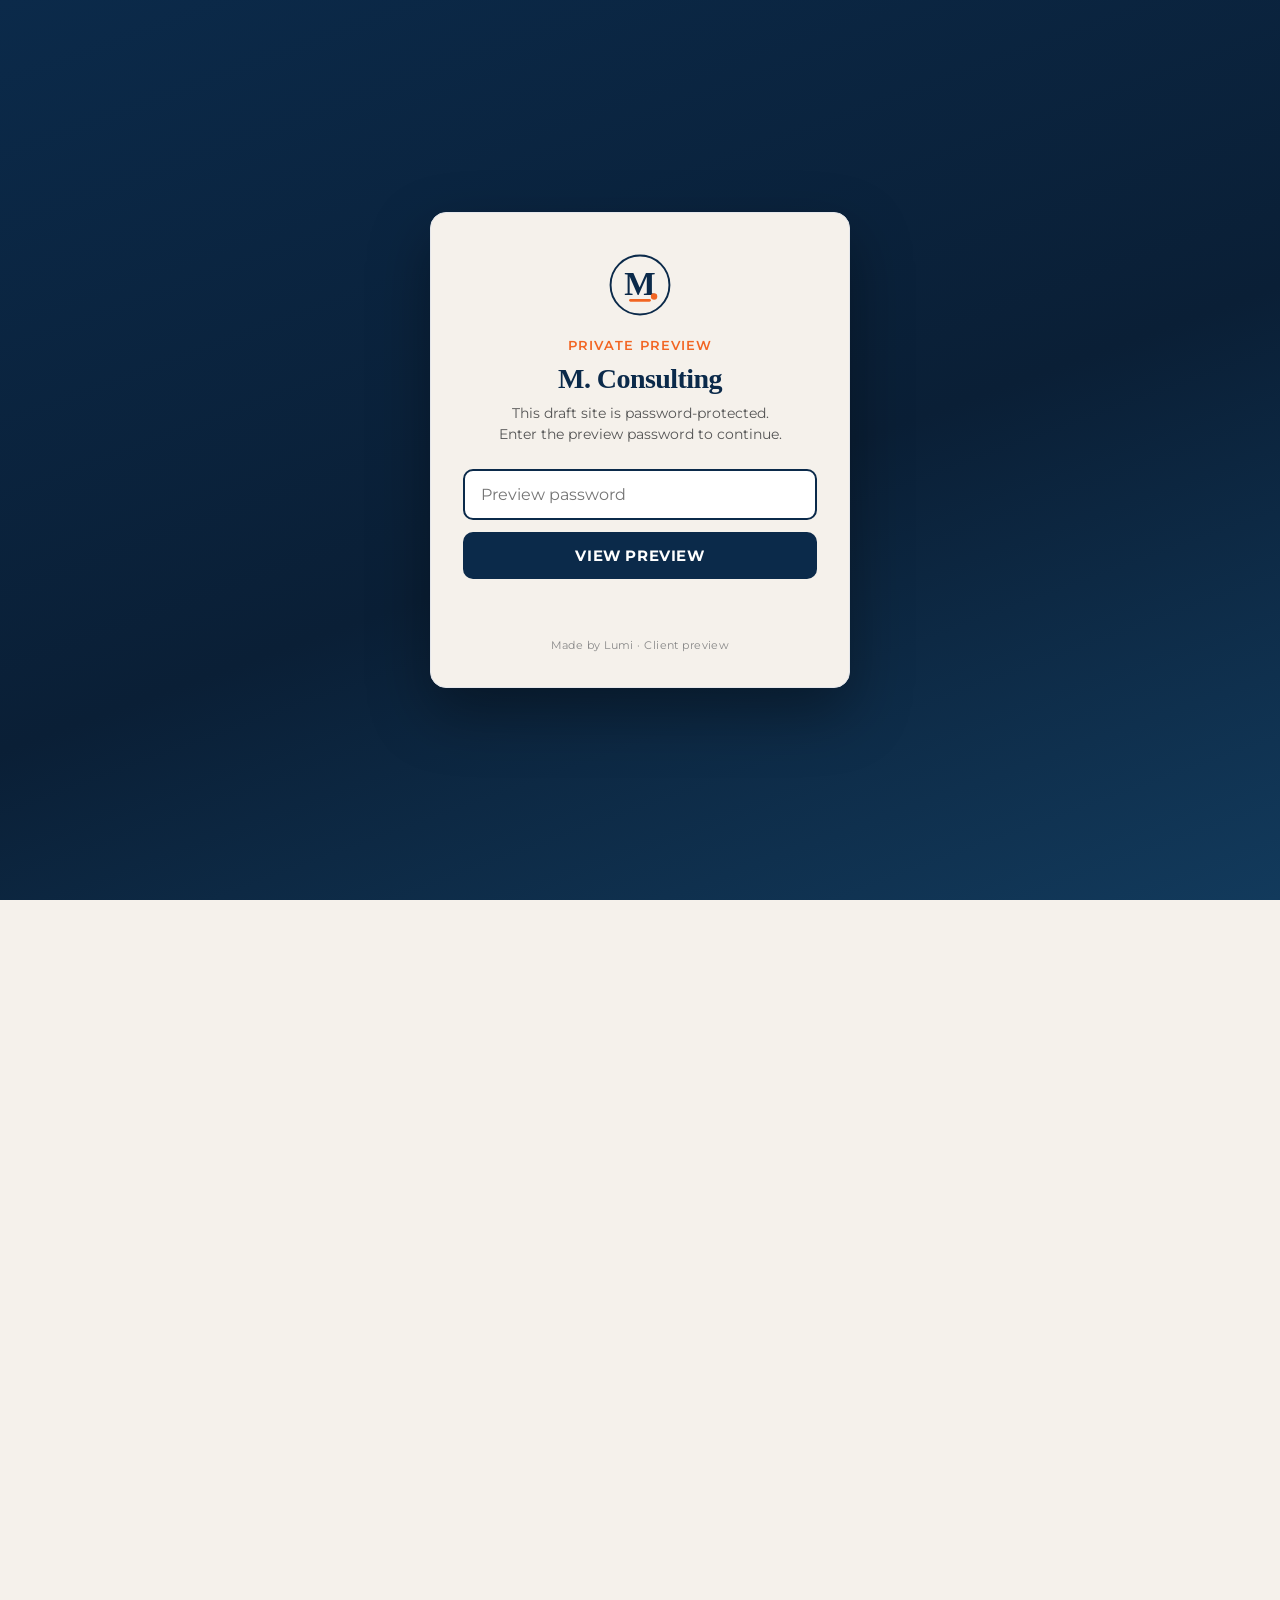
<file: index.html>
<!DOCTYPE html>
<html lang="en">
<head>
  <meta charset="UTF-8">
  <meta name="viewport" content="width=device-width, initial-scale=1.0">
  <title>M. Consulting — Strategic Fractional CHRO Services</title>
  <meta name="description" content="Strategic fractional CHRO services and executive coaching led by award-winning CHRO Marijke Woodruff. Align business strategy, people, and performance.">
  <link rel="stylesheet" href="assets/css/style.css">
  <script src="assets/js/preview-gate.js"></script>
</head>
<body>

  <header class="site-header">
    <div class="container nav-container">
      <a href="index.html" class="logo">
        <svg class="logo-mark" viewBox="0 0 100 100" xmlns="http://www.w3.org/2000/svg" aria-label="M. Consulting">
          <circle cx="50" cy="50" r="46" fill="none" stroke="#0B2A4A" stroke-width="3"/>
          <text x="50" y="66" text-anchor="middle" font-family="Georgia, 'Times New Roman', serif" font-size="52" font-weight="bold" fill="#0B2A4A">M</text>
          <circle cx="72" cy="68" r="5" fill="#F26522"/>
          <line x1="35" y1="74" x2="65" y2="74" stroke="#F26522" stroke-width="4" stroke-linecap="round"/>
        </svg>
        <span class="logo-wordmark">M. CONSULTING</span>
      </a>
      <nav class="main-nav">
        <a href="index.html" class="active">Home</a>
        <a href="about.html">About</a>
        <a href="services.html">Services</a>
        <a href="coaching.html">Coaching</a>
        <a href="momentum.html">Approach</a>
        <a href="contact.html">Contact</a>
      </nav>
      <a href="contact.html#inquiry" class="btn btn-secondary nav-cta">Book a Consultation</a>
    </div>
  </header>

  <!-- Hero -->
  <section class="hero">
    <div class="container hero-container">
      <div class="hero-text">
        <h1>
          <span class="headline-navy">Strategic Fractional</span><br>
          <span class="headline-orange">CHRO Services</span>
        </h1>
        <p class="hero-tags">Executive HR Leadership | Strategic Business Partnership | Change Management | M&amp;A Integration</p>
        <p class="hero-tagline">People. <span class="dot">•</span> Potential. <span class="dot">•</span> Possibilities.</p>
        <p class="hero-body">Fractional executive leadership for organizations ready to grow. M. Consulting connects business strategy with people strategy — so leadership, culture, and capability actually drive performance.</p>
        <div class="hero-actions">
          <a href="contact.html#inquiry" class="btn btn-primary">Schedule a Consultation</a>
          <a href="services.html" class="btn btn-outline">Explore Services</a>
        </div>
      </div>
      <div class="hero-image">
        <img src="assets/images/marijke-portrait.jpg" alt="Marijke Woodruff, founder of M. Consulting">
      </div>
    </div>
  </section>

  <!-- Dual audience -->
  <section class="section-alt">
    <div class="container">
      <h2 class="section-label">Who We Help</h2>
      <div class="hub-grid">
        <a class="hub-card" href="hr.html">
          <p class="hub-kicker">For Organizations</p>
          <h2>CEOs, Boards &amp; PE Partners</h2>
          <p>Fractional CHRO leadership, M&amp;A integration, transformation, and people strategy when the business needs executive HR without a full-time seat.</p>
          <span class="hub-cta">Organizational services →</span>
        </a>
        <a class="hub-card hub-card-alt" href="coaching.html">
          <p class="hub-kicker">For Individuals</p>
          <h2>Leaders &amp; Professionals in Transition</h2>
          <p>Coaching for career direction, new manager success, leadership growth, and Campus to Career launch support.</p>
          <span class="hub-cta">Coaching services →</span>
        </a>
      </div>
    </div>
  </section>

  <!-- Who We Serve -->
  <section>
    <div class="container">
      <h2 class="section-label">Organizations We Serve</h2>
      <div class="serve-grid">
        <div class="serve-card">
          <h3>CEOs &amp; Founders</h3>
          <p>Strategic HR partnership for leadership teams navigating growth, transformation, and organizational change</p>
        </div>
        <div class="serve-card">
          <h3>Private Equity Firms</h3>
          <p>Due diligence, post-acquisition integration, and portfolio company HR leadership</p>
        </div>
        <div class="serve-card">
          <h3>High-Growth Companies</h3>
          <p>Scalable people strategies, culture architecture, and leadership development for rapid scaling</p>
        </div>
        <div class="serve-card">
          <h3>Established Enterprises</h3>
          <p>Organizational transformation, M&amp;A integration, and HR digital enablement</p>
        </div>
      </div>
    </div>
  </section>

  <!-- Services -->
  <section class="services">
    <div class="container">
      <h2 class="section-label">Where We Create Momentum</h2>
      <div class="services-grid home-services">
        <a class="service-card service-card-link" href="hr.html">
          <div class="service-icon">
            <svg viewBox="0 0 48 48" fill="none" stroke="#0B2A4A" stroke-width="1.5" stroke-linecap="round" stroke-linejoin="round">
              <circle cx="24" cy="16" r="8"/><path d="M12 40c0-8 6-14 12-14s12 6 12 14"/><path d="M24 8v4" stroke="#F26522"/>
            </svg>
          </div>
          <h3>Fractional CHRO</h3>
          <p>Executive HR leadership without the full-time commitment</p>
        </a>
        <a class="service-card service-card-link" href="hr.html">
          <div class="service-icon">
            <svg viewBox="0 0 48 48" fill="none" stroke="#0B2A4A" stroke-width="1.5" stroke-linecap="round" stroke-linejoin="round">
              <circle cx="24" cy="24" r="18"/><path d="M24 14v-4M24 38v4M14 24h-4M38 24h4"/><path d="M24 24l6-6" stroke="#F26522"/>
            </svg>
          </div>
          <h3>M&amp;A Integration</h3>
          <p>Due diligence, cultural alignment, and post-acquisition integration</p>
        </a>
        <a class="service-card service-card-link" href="hr.html">
          <div class="service-icon">
            <svg viewBox="0 0 48 48" fill="none" stroke="#0B2A4A" stroke-width="1.5" stroke-linecap="round" stroke-linejoin="round">
              <path d="M8 16h32v24H8z"/><path d="M16 16v-4a8 8 0 0116 0v4" stroke="#F26522"/><path d="M24 28l-4-4m4 4l4-4m-4 4v6"/>
            </svg>
          </div>
          <h3>Change Management</h3>
          <p>Navigate transformation while maintaining engagement and continuity</p>
        </a>
        <a class="service-card service-card-link" href="coaching.html">
          <div class="service-icon">
            <svg viewBox="0 0 48 48" fill="none" stroke="#0B2A4A" stroke-width="1.5" stroke-linecap="round" stroke-linejoin="round">
              <path d="M24 42c0-10-8-18-8-18s-8 8-8 18" stroke="#F26522"/><path d="M24 42c0-10 8-18 8-18s8 8 8 18"/><circle cx="24" cy="16" r="6"/>
            </svg>
          </div>
          <h3>Executive Coaching</h3>
          <p>One-on-one coaching for senior leaders and professionals in transition</p>
        </a>
        <a class="service-card service-card-link" href="hr.html">
          <div class="service-icon">
            <svg viewBox="0 0 48 48" fill="none" stroke="#0B2A4A" stroke-width="1.5" stroke-linecap="round" stroke-linejoin="round">
              <circle cx="16" cy="20" r="6"/><circle cx="32" cy="20" r="6"/><path d="M10 38c0-6 5-10 10-10h8c5 0 10 4 10 10" stroke="#F26522"/>
            </svg>
          </div>
          <h3>HR Digital &amp; AI</h3>
          <p>Modernize HR through technology, AI, and data-driven decision making</p>
        </a>
      </div>
    </div>
  </section>

  <!-- Proof -->
  <section class="section-alt">
    <div class="container">
      <h2 class="section-label">Leadership Proof Points</h2>
      <p class="proof-intro">Selected credentials from Marijke Woodruff's executive career — not generic consulting claims.</p>
      <div class="outcomes-metrics">
        <div class="metric-card">
          <div class="metric-num">20+</div>
          <div class="metric-label">Years Executive Leadership</div>
        </div>
        <div class="metric-card">
          <div class="metric-num">2020</div>
          <div class="metric-label">CHRO of the Year</div>
          <p class="metric-note">Cincinnati Business Courier</p>
        </div>
        <div class="metric-card">
          <div class="metric-num">F500+</div>
          <div class="metric-label">Growth to Enterprise</div>
          <p class="metric-note">Healthcare · Media · PE-backed · Nonprofit</p>
        </div>
        <div class="metric-card">
          <div class="metric-num">10+</div>
          <div class="metric-label">Years Board Leadership</div>
          <p class="metric-note">American Red Cross</p>
        </div>
      </div>
      <p class="proof-foot"><a href="about.html">Read Marijke's full background →</a></p>
    </div>
  </section>

  <!-- Method -->
  <section class="approach">
    <div class="container">
      <h2 class="section-label section-label-light">The M. Consulting Method</h2>
      <div class="approach-grid method-4">
        <div class="approach-step">
          <div class="step-number">1</div>
          <h3>Clarify</h3>
          <p>Understand the business, priorities, and opportunities before prescribing solutions.</p>
        </div>
        <div class="approach-step">
          <div class="step-number">2</div>
          <h3>Align</h3>
          <p>Connect strategy, people, leadership, technology, and operations.</p>
        </div>
        <div class="approach-step">
          <div class="step-number">3</div>
          <h3>Activate</h3>
          <p>Turn direction into practical implementation with clear ownership.</p>
        </div>
        <div class="approach-step">
          <div class="step-number">4</div>
          <h3>Build Momentum</h3>
          <p>Leave systems and capability that keep delivering after the engagement ends.</p>
        </div>
      </div>
      <p class="method-link"><a href="momentum.html">See how we work →</a></p>
    </div>
  </section>

  <section class="section-dark cta-banner">
    <div class="container">
      <h2>Ready for a Conversation?</h2>
      <p>Tell us what you're navigating. We'll help you identify the right engagement — fractional leadership, project support, or coaching.</p>
      <a href="contact.html#inquiry" class="btn btn-primary">Book a Consultation</a>
    </div>
  </section>

  <footer class="site-footer">
    <div class="container">
      <ul class="footer-links">
        <li><a href="index.html">Home</a></li>
        <li><a href="about.html">About</a></li>
        <li><a href="services.html">Services</a></li>
        <li><a href="coaching.html">Coaching</a></li>
        <li><a href="momentum.html">Approach</a></li>
        <li><a href="contact.html">Contact</a></li>
        <li><a href="https://www.linkedin.com/in/marijke-woodruff-0498597" target="_blank" rel="noopener">LinkedIn</a></li>
      </ul>
      <p class="footer-tagline">People. <span class="accent">Potential.</span> Possibilities.</p>
      <p class="footer-subtag">True Momentum. Real Transformation.</p>
      <p class="footer-copy">© 2026 M. Consulting. All rights reserved.</p>
    </div>
  </footer>

</body>
</html>
</file>
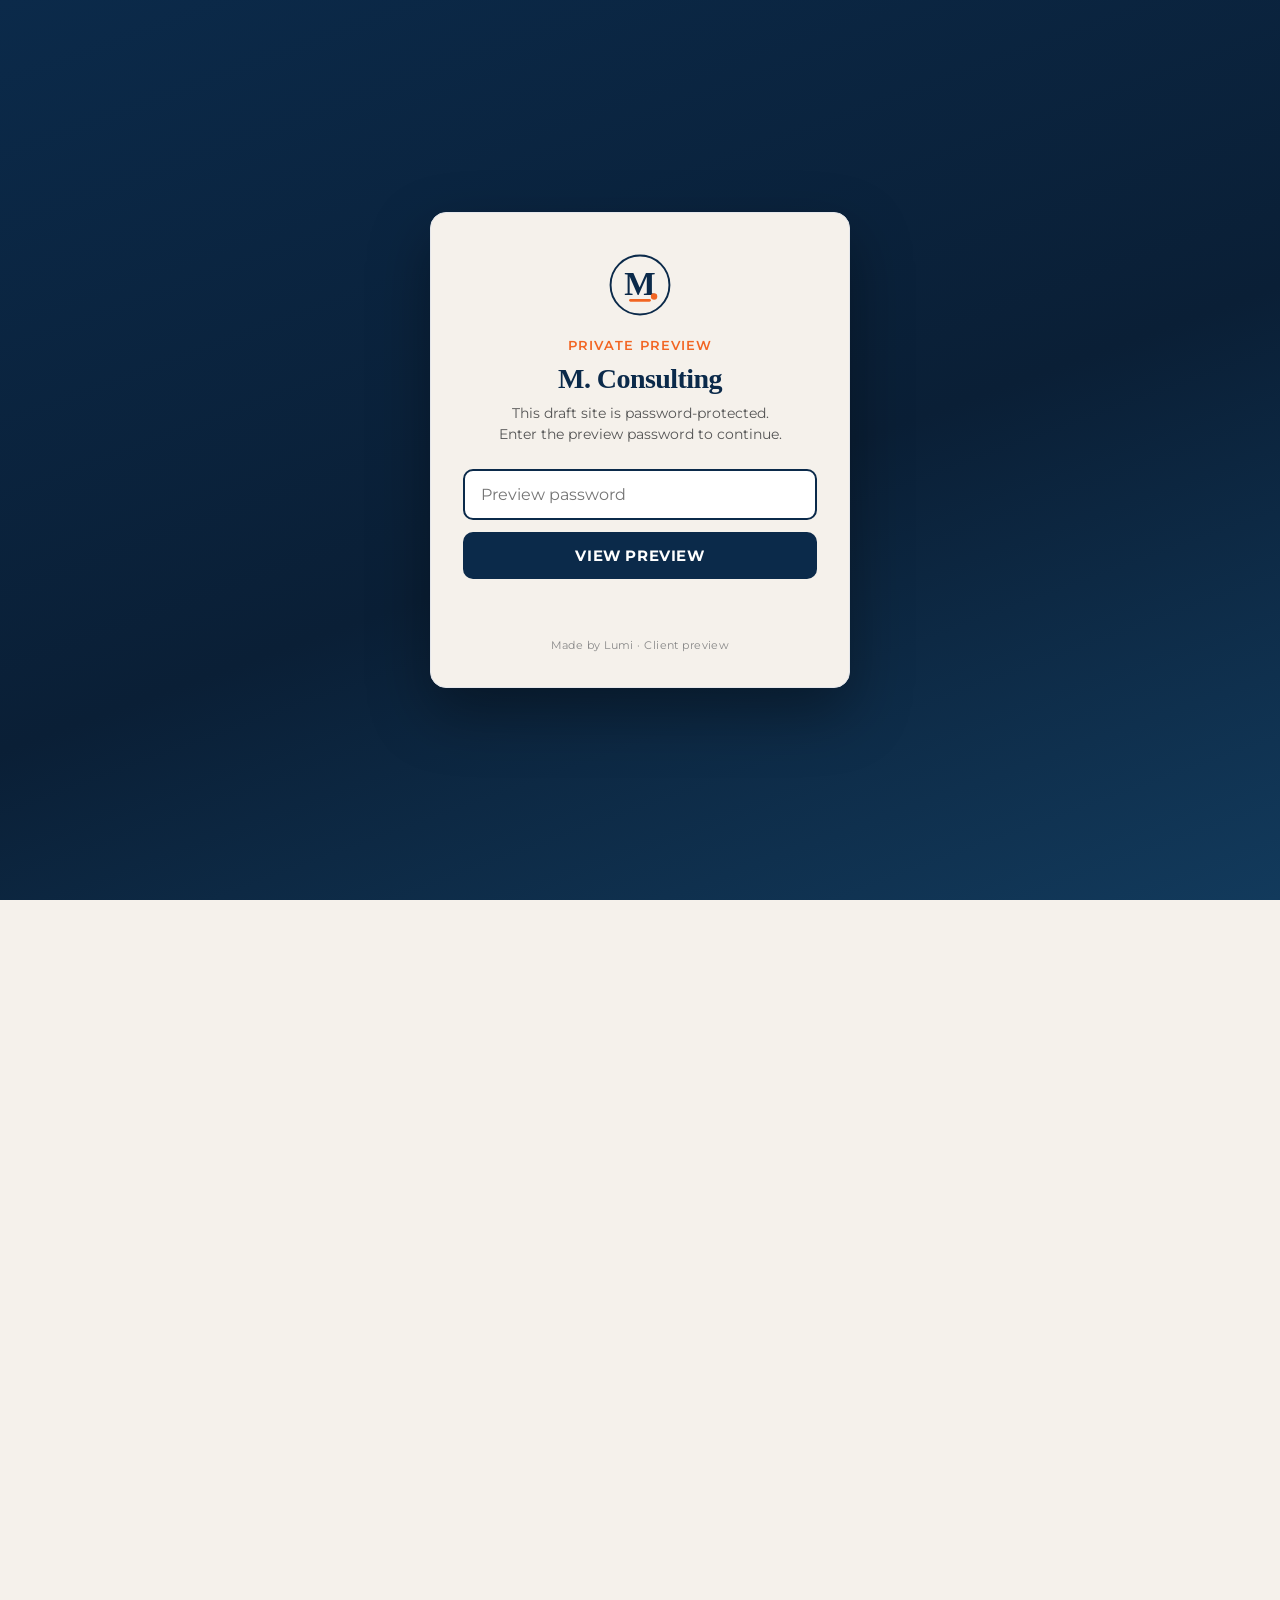
<file: about.html>
<!DOCTYPE html>
<html lang="en">
<head>
  <meta charset="UTF-8">
  <meta name="viewport" content="width=device-width, initial-scale=1.0">
  <title>About — M. Consulting</title>
  <meta name="description" content="Meet Marijke Woodruff — award-winning CHRO, executive advisor, and business transformation leader with 20+ years of experience.">
  <link rel="stylesheet" href="assets/css/style.css">
  <script src="assets/js/preview-gate.js"></script>
</head>
<body>

  <!-- Header -->
  <header class="site-header">
    <div class="container nav-container">
      <a href="index.html" class="logo">
        <svg class="logo-mark" viewBox="0 0 100 100" xmlns="http://www.w3.org/2000/svg" aria-label="M. Consulting">
          <circle cx="50" cy="50" r="46" fill="none" stroke="#0B2A4A" stroke-width="3"/>
          <text x="50" y="66" text-anchor="middle" font-family="Georgia, 'Times New Roman', serif" font-size="52" font-weight="bold" fill="#0B2A4A">M</text>
          <circle cx="72" cy="68" r="5" fill="#F26522"/>
          <line x1="35" y1="74" x2="65" y2="74" stroke="#F26522" stroke-width="4" stroke-linecap="round"/>
        </svg>
        <span class="logo-wordmark">M. CONSULTING</span>
      </a>
      <nav class="main-nav">
        <a href="index.html">Home</a>
        <a href="about.html" class="active">About</a>
        <a href="services.html">Services</a>
        <a href="coaching.html">Coaching</a>
        <a href="momentum.html">Approach</a>
        <a href="contact.html">Contact</a>
      </nav>
      <a href="contact.html#inquiry" class="btn btn-secondary nav-cta">Book a Consultation</a>
    </div>
  </header>

  <section class="page-header">
    <div class="container">
      <h1>About Marijke Woodruff</h1>
      <p>Executive Advisor | Fractional CHRO | Business Transformation &amp; People Strategy Leader</p>
    </div>
  </section>

  <!-- Bio -->
  <section>
    <div class="container">
      <div class="bio-section">
        <div class="bio-image">
          <img src="assets/images/marijke-portrait.jpg" alt="Marijke Woodruff" style="width:100%; height:100%; object-fit:cover;">
        </div>
        <div>
          <h2>Marijke Woodruff</h2>
          <p class="positioning"><em>Authentic Leader. Culture Architect. Strategic Growth Partner.</em></p>
          <p>Marijke O'Connor Woodruff is an award-winning executive leader, strategic business partner, and trusted advisor with more than 20 years of experience helping organizations accelerate growth, lead transformation, and build high-performing cultures.</p>
          <p>As the founder of M. Consulting, Marijke believes that people are the greatest catalyst for business success. A business leader first, she partners with CEOs, founders, executive teams, and boards to align people strategy with business strategy — creating organizations that are agile, innovative, and positioned for sustainable growth.</p>
          <p>Her expertise spans strategic HR leadership, organizational effectiveness, workforce strategy, leadership development, change management, mergers and acquisitions, culture transformation, and HR digital enablement. She is recognized for translating complex business challenges into practical, measurable solutions that improve organizational performance, strengthen leadership capability, and deliver long-term value.</p>
          <p>Marijke has successfully led organizations through rapid growth, executive transitions, organizational redesign, cultural transformation, and M&A due diligence and post-acquisition integration. She combines operational discipline with strategic vision, helping organizations harmonize people, processes, technology, and culture while ensuring employees remain engaged and aligned throughout periods of change.</p>
          <p>A strong advocate for leveraging technology and artificial intelligence to enhance — not replace — the human experience, Marijke helps organizations modernize HR, improve decision-making, and create scalable systems that drive productivity and business results.</p>
        </div>
      </div>
    </div>
  </section>

  <!-- Leadership Highlights -->
  <section class="section-alt">
    <div class="container">
      <div class="section-title">
        <h2>Leadership Highlights</h2>
      </div>
      <div class="highlights-grid">
        <div class="highlight-card">
          <div class="hl-icon">🏆</div>
          <h3>Chief HR Officer of the Year</h3>
          <p>Cincinnati Business Courier (2020)</p>
        </div>
        <div class="highlight-card">
          <div class="hl-icon">⏳</div>
          <h3>20+ Years</h3>
          <p>Executive Leadership Experience</p>
        </div>
        <div class="highlight-card">
          <div class="hl-icon">🏢</div>
          <h3>Fortune 500 &amp; Growth</h3>
          <p>Healthcare, Media, Nonprofit, PE-Backed</p>
        </div>
        <div class="highlight-card">
          <div class="hl-icon">❤️</div>
          <h3>10+ Years Board Service</h3>
          <p>American Red Cross Board Leadership Award</p>
        </div>
        <div class="highlight-card">
          <div class="hl-icon">🎬</div>
          <h3>Documentary Producer</h3>
          <p>Untethered: A Wildly Different Normal</p>
        </div>
        <div class="highlight-card">
          <div class="hl-icon">🎯</div>
          <h3>Strategic HR • M&amp;A • AI</h3>
          <p>Organizational Transformation • Leadership Development</p>
        </div>
      </div>
    </div>
  </section>

  <!-- Core Expertise -->
  <section>
    <div class="container">
      <div class="section-title">
        <h2>Core Expertise</h2>
      </div>
      <div class="card-grid">
        <div class="card">
          <h3>People Strategy &amp; Organizational Effectiveness</h3>
          <p>Designing scalable organizations, operating models, and high-performance cultures that align talent, capabilities, and business strategy to accelerate growth.</p>
        </div>
        <div class="card">
          <h3>Growth, Transformation &amp; Change Leadership</h3>
          <p>Leading organizations through mergers, acquisitions, redesign, restructures, rapid growth, and enterprise-wide change while maintaining employee engagement and operational continuity.</p>
        </div>
        <div class="card">
          <h3>HR Digital Transformation &amp; AI Enablement</h3>
          <p>Modernizing HR through AI, digital technology, data-driven decision making, and employee experience strategies that improve productivity, capability, and organizational effectiveness.</p>
        </div>
        <div class="card">
          <h3>Leadership &amp; Talent Development</h3>
          <p>Developing executive leadership capabilities, succession strategies, competency models, and scalable learning ecosystems that strengthen organizational capability and leadership pipelines.</p>
        </div>
        <div class="card">
          <h3>Executive Partnership &amp; Business Leadership</h3>
          <p>Serving as a trusted advisor to CEOs and executive teams by connecting business priorities, culture, operations, and workforce strategy to deliver measurable business outcomes and ROI.</p>
        </div>
      </div>
    </div>
  </section>

  <!-- Community & Purpose -->
  <section class="section-alt">
    <div class="container">
      <div class="section-title">
        <h2>Community &amp; Purpose</h2>
      </div>
      <div class="coaching-intro" style="margin-bottom:0;">
        <p>Beyond the boardroom, Marijke is deeply committed to servant leadership and community engagement. She served for more than a decade on the <strong>American Red Cross Board of Directors</strong>, where she received a <strong>Leadership Award</strong> in recognition of her service and impact. She is also an active volunteer and committee member for <strong>Croquet for a Cure</strong>, supporting Alzheimer's research and care initiatives.</p>
        <p style="margin-top:16px;">Marijke is passionate about the power of storytelling to inspire change. She serves as a producer of the documentary <em>Untethered: A Wildly Different Normal</em>, a film that explores connection, resilience, intentional living, and redefining success through a more meaningful lens.</p>
        <p style="margin-top:16px;">She earned her <strong>Bachelor of Science in Communication</strong> from Bradley University, where she was a four-time National Speech Champion. She graduated high school from The Academy of the Holy Names in Tampa, Florida, where she was inspired to live their motto, <em>"Esse Quam Videri"</em> — to be, rather than to seem.</p>
        <p style="margin-top:16px;">Above all, Marijke is a wife, mother, sister, mentor, and lifelong learner. She finds inspiration through yoga, gardening, photography, travel, and exploring new cultures — experiences that continue to shape her perspective as both a leader and a human being.</p>
      </div>
    </div>
  </section>

  <!-- Purpose Statement -->
  <section class="section-dark cta-banner">
    <div class="container">
      <h2>Purpose</h2>
      <p style="max-width:700px;">Marijke's purpose is to help organizations and leaders build momentum — unlocking the full potential of their people, strengthening leadership, and creating cultures where innovation, collaboration, and performance thrive. Guided by curiosity, inspired by possibility, and grounded in authentic relationships, she helps organizations navigate change with confidence while turning bold ideas into sustainable results.</p>
      <a href="contact.html#inquiry" class="btn btn-primary">Let's Build Momentum Together</a>
    </div>
  </section>

  <footer class="site-footer">
    <div class="container">
      <ul class="footer-links">
        <li><a href="index.html">Home</a></li>
        <li><a href="about.html">About</a></li>
        <li><a href="services.html">Services</a></li>
        <li><a href="coaching.html">Coaching</a></li>
        <li><a href="momentum.html">Approach</a></li>
        <li><a href="contact.html">Contact</a></li>
        <li><a href="https://www.linkedin.com/in/marijke-woodruff-0498597" target="_blank" rel="noopener">LinkedIn</a></li>
      </ul>
      <p class="footer-tagline">People. <span class="accent">Potential.</span> Possibilities.</p>
      <p class="footer-subtag">True Momentum. Real Transformation.</p>
      <p class="footer-copy">© 2026 M. Consulting. All rights reserved.</p>
    </div>
  </footer>

</body>
</html>
</file>
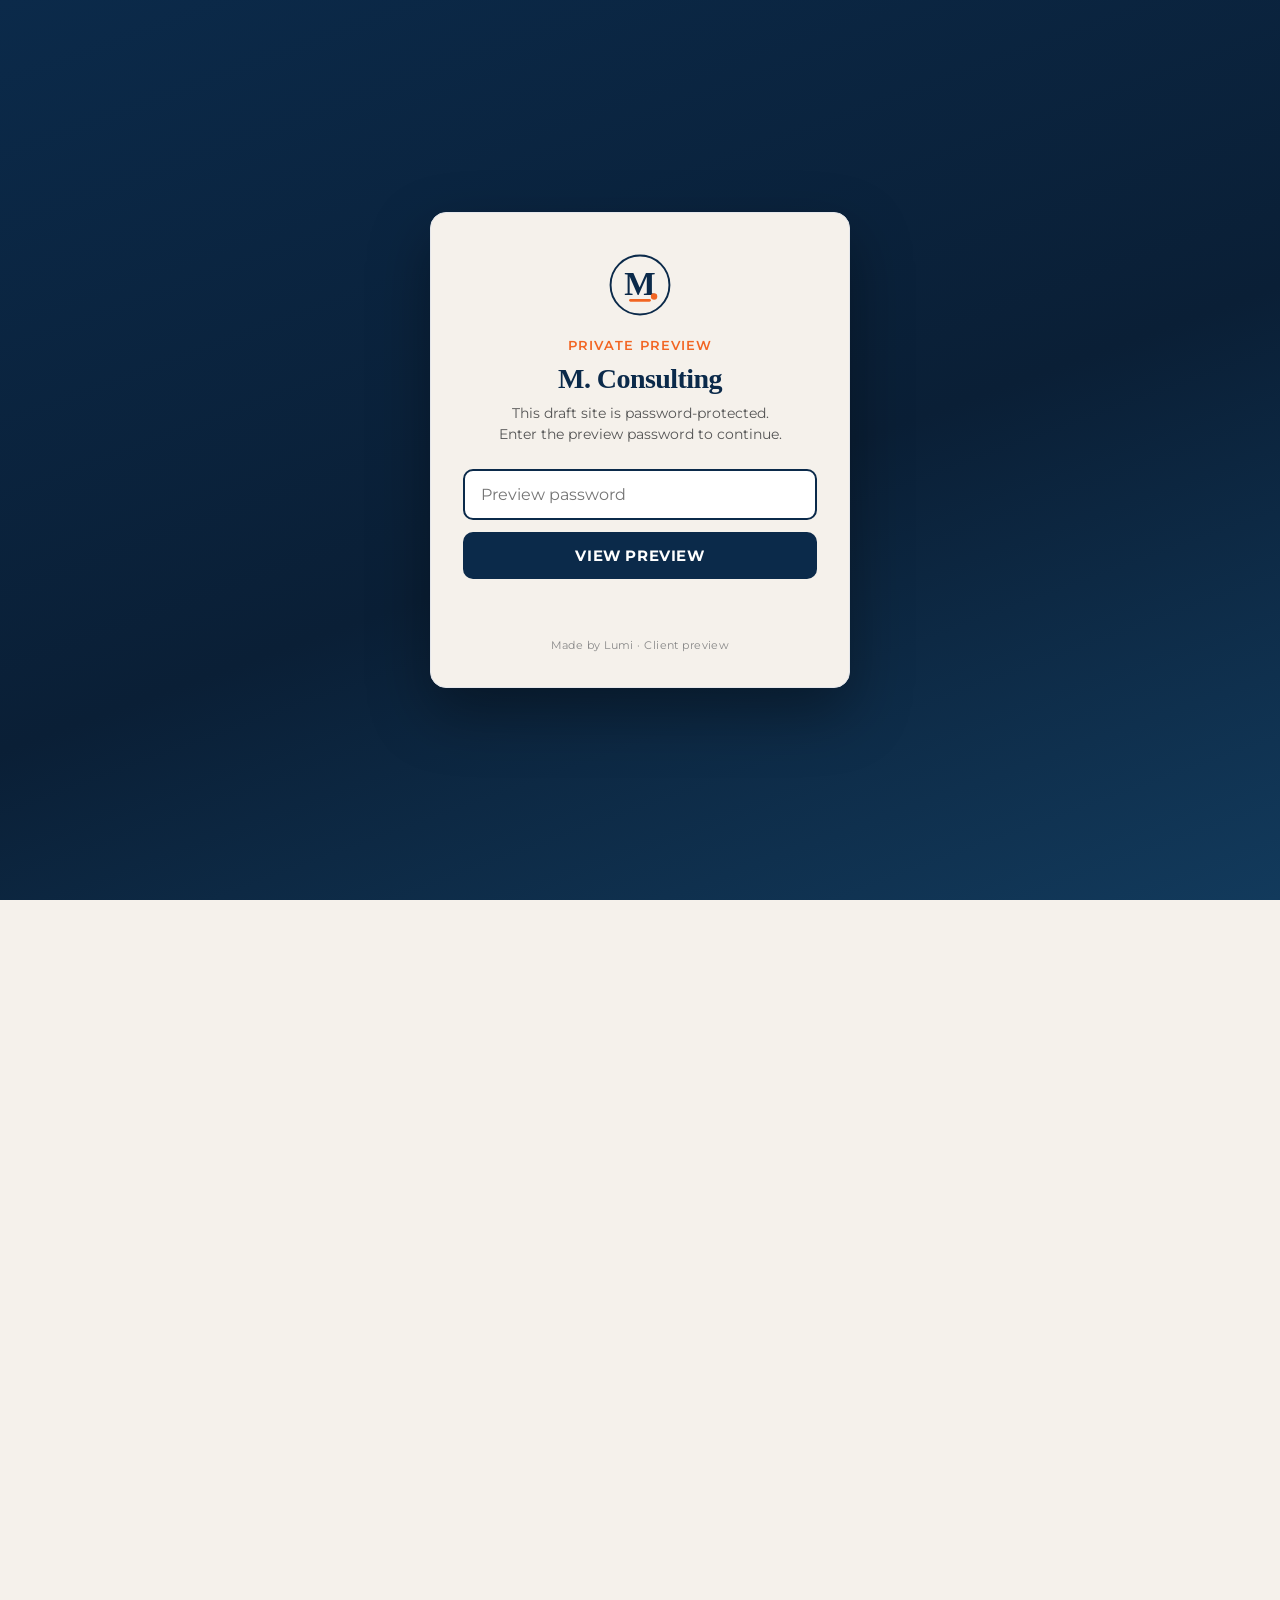
<file: campus-to-career.html>
<!DOCTYPE html>
<html lang="en">
<head>
  <meta charset="UTF-8">
  <meta name="viewport" content="width=device-width, initial-scale=1.0">
  <title>Campus to Career — M. Consulting</title>
  <meta name="description" content="From Campus to Career: 5-session coaching program for college graduates transitioning to the professional workplace.">
  <link rel="stylesheet" href="assets/css/style.css">
  <script src="assets/js/preview-gate.js"></script>
</head>
<body>

  <!-- Header -->
  <header class="site-header">
    <div class="container nav-container">
      <a href="index.html" class="logo">
        <svg class="logo-mark" viewBox="0 0 100 100" xmlns="http://www.w3.org/2000/svg" aria-label="M. Consulting">
          <circle cx="50" cy="50" r="46" fill="none" stroke="#0B2A4A" stroke-width="3"/>
          <text x="50" y="66" text-anchor="middle" font-family="Georgia, 'Times New Roman', serif" font-size="52" font-weight="bold" fill="#0B2A4A">M</text>
          <circle cx="72" cy="68" r="5" fill="#F26522"/>
          <line x1="35" y1="74" x2="65" y2="74" stroke="#F26522" stroke-width="4" stroke-linecap="round"/>
        </svg>
        <span class="logo-wordmark">M. CONSULTING</span>
      </a>
      <nav class="main-nav">
        <a href="index.html">Home</a>
        <a href="about.html">About</a>
        <a href="services.html">Services</a>
        <a href="coaching.html" class="active">Coaching</a>
        <a href="momentum.html">Approach</a>
        <a href="contact.html">Contact</a>
      </nav>
      <a href="contact.html#inquiry" class="btn btn-secondary nav-cta">Book a Consultation</a>
    </div>
  </header>

  <section class="page-header">
    <div class="container">
      <h1>From Campus to Career</h1>
      <p>Coaching for College-to-Workplace Success</p>
    </div>
  </section>

  <!-- Overview -->
  <section>
    <div class="container">
      <div class="program-header">
        <p style="max-width:700px; margin:0 auto 20px; font-size:16px; line-height:1.7;">This 5-session coaching program is designed to support recent college graduates in successfully transitioning from academic life to the professional workplace. Through strategic, individualized coaching, participants will gain the skills, mindset, and strategies necessary to secure employment and thrive in their early careers.</p>
        <div class="price-sub">Complete 5-Session Package</div>
        <p class="price-note">Pricing discussed during consultations</p>
        <p style="font-size:13px; color:var(--charcoal); opacity:0.7; margin-top:8px;">Each session is approximately 60 minutes, with light follow-up resources and messaging support between sessions.</p>
      </div>
    </div>
  </section>

  <!-- Objectives -->
  <section class="section-alt">
    <div class="container">
      <div class="section-title">
        <h2>Program Objectives</h2>
      </div>
      <div class="coaching-intro" style="margin-bottom:0;">
        <ul style="text-align:left; display:inline-block;">
          <li>Empower college students and recent graduates with career readiness skills</li>
          <li>Provide a structured pathway to build professional confidence</li>
          <li>Develop personalized networking and job search strategies</li>
          <li>Enhance communication and interview performance</li>
          <li>Establish accountability to drive job search momentum and success</li>
        </ul>
      </div>
    </div>
  </section>

  <!-- 5 Sessions -->
  <section>
    <div class="container">
      <div class="section-title">
        <h2>The 5-Session Coaching Experience</h2>
      </div>
      <div class="session-grid">
        <div class="session-card">
          <div class="session-num">Session 1</div>
          <h3>Get to Know You &amp; Set Goals</h3>
          <ul>
            <li>Career interest inventory and assessment review</li>
            <li>Identify short-term and long-term career goals</li>
            <li>Define success metrics and create a coaching roadmap</li>
          </ul>
        </div>
        <div class="session-card">
          <div class="session-num">Session 2</div>
          <h3>Networking Strategy</h3>
          <ul>
            <li>Develop a targeted list of locations, industries, roles, and contacts</li>
            <li>LinkedIn profile review and optimization</li>
            <li>Outreach templates and informational interview strategies</li>
          </ul>
        </div>
        <div class="session-card">
          <div class="session-num">Session 3</div>
          <h3>Interview Preparation</h3>
          <ul>
            <li>Mock interview with real-time feedback</li>
            <li>STAR method coaching and storytelling techniques</li>
            <li>Addressing gaps, transitions, and post-college experience</li>
          </ul>
        </div>
        <div class="session-card">
          <div class="session-num">Session 4</div>
          <h3>Communication Coaching</h3>
          <ul>
            <li>Email etiquette, professional language, and body language coaching</li>
            <li>Elevator pitch refinement</li>
            <li>Role-playing for difficult conversations (salary negotiation, conflict resolution)</li>
          </ul>
        </div>
        <div class="session-card">
          <div class="session-num">Session 5</div>
          <h3>Follow-Up &amp; Accountability</h3>
          <ul>
            <li>Progress review and barrier identification</li>
            <li>Adjustment of strategies and re-prioritization</li>
            <li>Creation of a 30/60/90-day job or internship search action plan</li>
          </ul>
        </div>
      </div>
    </div>
  </section>

  <!-- Program Outcomes -->
  <section class="section-alt">
    <div class="container">
      <div class="section-title">
        <h2>Program Outcomes</h2>
      </div>
      <div class="coaching-intro" style="margin-bottom:0;">
        <p>By the end of the 5 sessions, participants will:</p>
        <ul style="text-align:left; display:inline-block;">
          <li>Identify personal strengths, career goals, and job market positioning</li>
          <li>Develop a targeted networking and job search plan</li>
          <li>Be prepared to effectively navigate interviews and follow-up communication</li>
          <li>Strengthen professional style, communication and workplace readiness skills</li>
          <li>Create an action-oriented follow-up and accountability plan</li>
        </ul>
      </div>
    </div>
  </section>

  <!-- ROI -->
  <section>
    <div class="container">
      <div class="section-title">
        <h2>Return on Investment</h2>
        <p>Measurable outcomes that demonstrate program impact</p>
      </div>
      <div class="roi-grid">
        <div class="roi-item">
          <h3>Job Placement Rate</h3>
          <p>% of participants employed within 3 months post-program</p>
        </div>
        <div class="roi-item">
          <h3>Interview Conversion Rate</h3>
          <p>% of participants moving from interview to offer stage</p>
        </div>
        <div class="roi-item">
          <h3>Client Confidence Score</h3>
          <p>Pre- and post-program self-assessment of confidence in job search and workplace readiness</p>
        </div>
        <div class="roi-item">
          <h3>LinkedIn Engagement</h3>
          <p>Increase in profile views, recruiter messages, and connections post-program</p>
        </div>
        <div class="roi-item">
          <h3>Resume Engagement</h3>
          <p>Metrics such as email callbacks, interviews scheduled, or application feedback</p>
        </div>
      </div>
    </div>
  </section>

  <section class="section-dark cta-banner">
    <div class="container">
      <h2>Ready to Launch Your Career?</h2>
      <p>Invest in your professional future with a structured, supportive coaching program designed for your success.</p>
      <a href="contact.html#inquiry" class="btn btn-primary">Enroll Now</a>
    </div>
  </section>

  <footer class="site-footer">
    <div class="container">
      <ul class="footer-links">
        <li><a href="index.html">Home</a></li>
        <li><a href="about.html">About</a></li>
        <li><a href="services.html">Services</a></li>
        <li><a href="coaching.html">Coaching</a></li>
        <li><a href="momentum.html">Approach</a></li>
        <li><a href="contact.html">Contact</a></li>
        <li><a href="https://www.linkedin.com/in/marijke-woodruff-0498597" target="_blank" rel="noopener">LinkedIn</a></li>
      </ul>
      <p class="footer-tagline">People. <span class="accent">Potential.</span> Possibilities.</p>
      <p class="footer-subtag">True Momentum. Real Transformation.</p>
      <p class="footer-copy">© 2026 M. Consulting. All rights reserved.</p>
    </div>
  </footer>

</body>
</html>
</file>
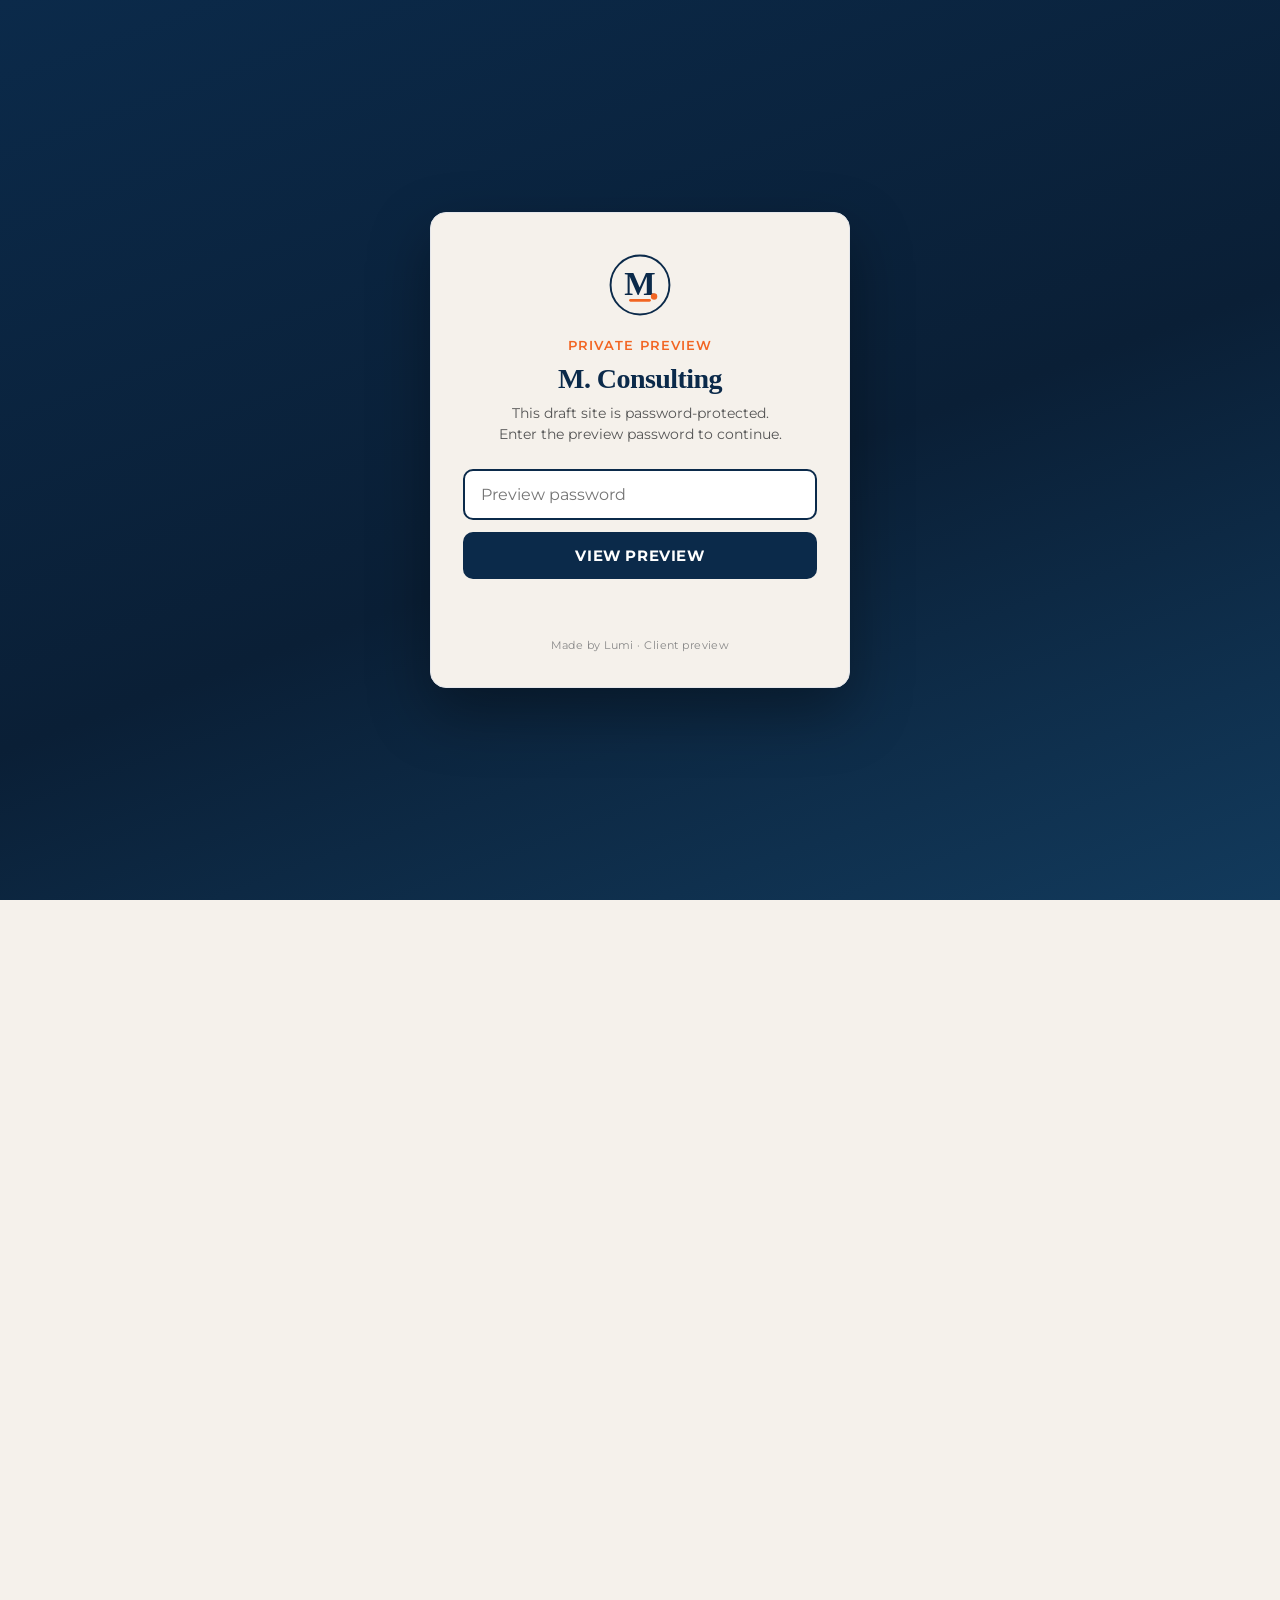
<file: coaching.html>
<!DOCTYPE html>
<html lang="en">
<head>
  <meta charset="UTF-8">
  <meta name="viewport" content="width=device-width, initial-scale=1.0">
  <title>Coaching — M. Consulting</title>
  <meta name="description" content="Individual coaching for professionals, leaders, and individuals navigating change. Enneagram-based leadership development and career coaching.">
  <link rel="stylesheet" href="assets/css/style.css">
  <script src="assets/js/preview-gate.js"></script>
</head>
<body>

  <!-- Header -->
  <header class="site-header">
    <div class="container nav-container">
      <a href="index.html" class="logo">
        <svg class="logo-mark" viewBox="0 0 100 100" xmlns="http://www.w3.org/2000/svg" aria-label="M. Consulting">
          <circle cx="50" cy="50" r="46" fill="none" stroke="#0B2A4A" stroke-width="3"/>
          <text x="50" y="66" text-anchor="middle" font-family="Georgia, 'Times New Roman', serif" font-size="52" font-weight="bold" fill="#0B2A4A">M</text>
          <circle cx="72" cy="68" r="5" fill="#F26522"/>
          <line x1="35" y1="74" x2="65" y2="74" stroke="#F26522" stroke-width="4" stroke-linecap="round"/>
        </svg>
        <span class="logo-wordmark">M. CONSULTING</span>
      </a>
      <nav class="main-nav">
        <a href="index.html">Home</a>
        <a href="about.html">About</a>
        <a href="services.html">Services</a>
        <a href="coaching.html" class="active">Coaching</a>
        <a href="momentum.html">Approach</a>
        <a href="contact.html">Contact</a>
      </nav>
      <a href="contact.html#inquiry" class="btn btn-secondary nav-cta">Book a Consultation</a>
    </div>
  </header>

  <section class="page-header">
    <div class="container">
      <h1>Coaching &amp; Leadership Development</h1>
      <p>Navigating Change With Clarity, Confidence, and Direction</p>
    </div>
  </section>

  <!-- Intro -->
  <section>
    <div class="container">
      <div class="coaching-intro">
        <p>Most people seek coaching during a transition. A new role. A career decision. A leadership challenge. A team conflict. A family shift. Or simply the sense that life is asking more of them than they currently know how to carry.</p>
        <p><em>Transitions are not just logistical — they are identity shifts.</em></p>
        <p>How we think, communicate, make decisions, and relate to others often has to evolve before our circumstances can. My coaching is designed to help individuals and leaders understand themselves more clearly, lead more intentionally, and move forward with steadiness rather than reaction.</p>
        <p>This work blends practical guidance, leadership development, and the Enneagram — a powerful framework for understanding motivation, behavior patterns, stress responses, and growth pathways.</p>
      </div>
    </div>
  </section>

  <!-- Areas of Focus -->
  <section class="section-alt">
    <div class="container">
      <div class="section-title">
        <h2>Areas of Focus</h2>
      </div>
      <div class="focus-grid">
        <div class="focus-card">
          <h3>Campus to Career</h3>
          <p>Supporting students and recent graduates entering the professional world. Many capable graduates struggle not because they lack ability, but because no one has taught them how workplaces actually function.</p>
          <ul>
            <li>Professional communication</li>
            <li>Navigating workplace expectations</li>
            <li>Confidence and self-advocacy</li>
            <li>Managing feedback</li>
            <li>Handling difficult conversations</li>
            <li>Decision-making and career direction</li>
            <li>Workplace boundaries and professionalism</li>
          </ul>
          <p style="margin-top:14px;"><a href="campus-to-career.html" style="font-weight:700;color:var(--orange);">View the 5-session program →</a></p>
        </div>
        <div class="focus-card">
          <h3>Career Change &amp; Direction</h3>
          <p>For individuals questioning their path or considering a new professional chapter. Often people don't need a new job — they need clarity about motivation, strengths, and alignment.</p>
          <ul>
            <li>Values and purpose alignment</li>
            <li>Identifying strengths and natural wiring</li>
            <li>Fear vs. intuition</li>
            <li>Risk tolerance and decision frameworks</li>
            <li>Practical next steps and accountability</li>
            <li>Rebuilding confidence after burnout</li>
          </ul>
        </div>
        <div class="focus-card">
          <h3>Leadership Advancement &amp; New Managers</h3>
          <p>Helping high performers successfully transition into leadership roles. Being good at your job is not the same as leading others.</p>
          <ul>
            <li>Shifting from doer to leader</li>
            <li>Accountability without overcontrol</li>
            <li>Giving feedback</li>
            <li>Setting expectations</li>
            <li>Managing former peers</li>
            <li>Decision-making authority</li>
            <li>Leading with credibility and trust</li>
          </ul>
        </div>
        <div class="focus-card">
          <h3>Team Dynamics &amp; Workplace Relationships</h3>
          <p>For professionals navigating conflict, communication breakdowns, or team tension. Many workplace struggles come from misunderstanding motivations, communication styles, and stress reactions.</p>
          <ul>
            <li>Communication patterns</li>
            <li>Conflict resolution</li>
            <li>Boundaries</li>
            <li>Influence without authority</li>
            <li>Managing up and across</li>
            <li>Psychological safety</li>
            <li>Trust rebuilding</li>
          </ul>
        </div>
        <div class="focus-card">
          <h3>Family Dynamics &amp; Life Transitions</h3>
          <p>For individuals balancing personal roles alongside professional responsibilities. Work challenges often mirror patterns from family systems.</p>
          <ul>
            <li>Communication patterns</li>
            <li>Role expectations</li>
            <li>Boundary setting</li>
            <li>Decision ownership</li>
            <li>Stress reactions</li>
            <li>Life stage transitions</li>
          </ul>
        </div>
        <div class="focus-card">
          <h3>Personal &amp; Professional Transformation</h3>
          <p>For individuals sensing growth is needed but unsure where to begin. Sometimes coaching begins with a simple realization: "I don't want to keep reacting the same way anymore."</p>
          <ul>
            <li>Self-awareness</li>
            <li>Behavioral patterns</li>
            <li>Confidence</li>
            <li>Resilience</li>
            <li>Emotional regulation</li>
            <li>Purpose and direction</li>
            <li>Alignment between values and choices</li>
          </ul>
        </div>
      </div>
    </div>
  </section>

  <!-- Enneagram -->
  <section>
    <div class="container">
      <div class="section-title">
        <h2>Leadership Development &amp; the Enneagram</h2>
        <p>The Enneagram is not a personality label — it is a leadership awareness tool.</p>
      </div>
      <div class="coaching-intro" style="margin-bottom:0;">
        <p>It helps identify core motivations, communication patterns, blind spots, conflict triggers, stress responses, leadership strengths, and growth pathways. Leaders often discover that their greatest strengths and their greatest leadership challenges come from the same internal patterns.</p>
        <p>Using the Enneagram, we work on leadership maturity, emotional intelligence, decision-making, managing pressure, understanding team members, leading diverse personalities, and improving influence and trust.</p>
        <p><em>Outcome: Leaders who understand both themselves and others — which is the foundation of effective leadership.</em></p>
      </div>
    </div>
  </section>

  <!-- Coaching Options -->
  <section class="section-alt">
    <div class="container">
      <div class="section-title">
        <h2>Coaching Options</h2>
      </div>
      <div class="coaching-options">
        <div class="coaching-option">
          <h3>Individual Sessions</h3>
          <p>One-on-one coaching for specific challenges or ongoing development</p>
        </div>
        <div class="coaching-option">
          <h3>3-Month Transition Package</h3>
          <p>Structured coaching for career changes, leadership transitions, or major life shifts</p>
        </div>
        <div class="coaching-option">
          <h3>Leadership Development</h3>
          <p>Multi-session program for emerging and established leaders</p>
        </div>
        <div class="coaching-option">
          <h3>Young Professional Guidance</h3>
          <p>Campus-to-career coaching for recent graduates and early-career professionals</p>
        </div>
        <div class="coaching-option">
          <h3>Enneagram Typing &amp; Debrief</h3>
          <p>Deep-dive assessment and interpretation session</p>
        </div>
        <div class="coaching-option">
          <h3>Team Workshops</h3>
          <p>Facilitated discussions and team development sessions</p>
        </div>
      </div>
    </div>
  </section>

  <!-- Who This Is For -->
  <section>
    <div class="container">
      <div class="section-title">
        <h2>Who This Is For</h2>
      </div>
      <div class="who-box">
        <p>My coaching is a strong fit for individuals who are thoughtful, motivated, and ready to engage honestly in their own growth. This work may be right for you if you are:</p>
        <ul>
          <li>Entering the workforce and want guidance navigating professional expectations</li>
          <li>Considering a career change or feeling misaligned in your current role</li>
          <li>Stepping into leadership and want to lead well — not just manage tasks</li>
          <li>A leader navigating team dynamics, communication challenges, or conflict</li>
          <li>Experiencing a life or identity transition and want clarity in your next steps</li>
          <li>Feeling stuck in repeating patterns in work or relationships</li>
          <li>Wanting to better understand yourself through the Enneagram and apply it practically</li>
          <li>Seeking a trusted, objective sounding board outside of your organization or family system</li>
        </ul>
        <p style="margin-top:16px;"><em>You do not need to have everything figured out. You only need to be willing to look at what is true and move forward intentionally.</em></p>
      </div>
    </div>
  </section>

  <!-- Who This Is Not For -->
  <section class="section-alt">
    <div class="container">
      <div class="section-title">
        <h2>Who This Is Not For</h2>
      </div>
      <div class="who-box">
        <p>Coaching is not therapy, crisis counseling, or a substitute for mental health treatment. This work may not be the right fit if you are:</p>
        <ul>
          <li>Looking for someone to make decisions for you</li>
          <li>Wanting a quick fix without personal effort</li>
          <li>Hoping to change other people without examining your own patterns</li>
          <li>Primarily needing clinical mental health support or trauma processing</li>
          <li>Seeking legal, financial, or employment representation</li>
          <li>Unwilling to have candid conversations or consider feedback</li>
        </ul>
        <p style="margin-top:16px;">My role is not to tell you what to do. My role is to help you think clearly, understand your patterns, strengthen your leadership, and make aligned decisions you can stand behind.</p>
      </div>
    </div>
  </section>

  <!-- What You Can Expect -->
  <section>
    <div class="container">
      <div class="section-title">
        <h2>What You Can Expect</h2>
      </div>
      <div class="coaching-intro" style="margin-bottom:0;">
        <p>Sessions are conversational, structured, and practical — combining reflection with real-life application and next steps.</p>
        <ul style="text-align:left; display:inline-block; margin-top:20px;">
          <li>A confidential, judgment-free space</li>
          <li>Honest but respectful feedback</li>
          <li>Practical tools you can use immediately</li>
          <li>Reflection combined with real-life application</li>
          <li>Clear next steps between sessions</li>
          <li>Accountability and encouragement</li>
        </ul>
        <p style="margin-top:24px;"><em>Many clients begin coaching because of a specific challenge. They often continue because of the clarity and steadiness they gain in all areas of life.</em></p>
      </div>
    </div>
  </section>

  <section class="section-alt">
    <div class="container">
      <div class="hub-card" style="display:block; text-decoration:none; max-width:900px; margin:0 auto;">
        <p class="hub-kicker">Featured Package</p>
        <h2 style="font-family:'Playfair Display',serif; font-size:28px; color:var(--navy); margin-bottom:10px;">From Campus to Career</h2>
        <p style="margin-bottom:12px;">A complete 5-session coaching program for recent graduates launching into the workplace — networking, interviews, communication, and a 30/60/90 plan.</p>
        <p style="font-size:14px; color:var(--charcoal); opacity:0.8; margin-bottom:10px;"><em>Pricing discussed during consultations.</em></p>
        <a href="campus-to-career.html" class="hub-cta">See full program details →</a>
      </div>
    </div>
  </section>

  <section class="section-dark cta-banner">
    <div class="container">
      <h2>Ready to Begin?</h2>
      <p>Coaching works best when you are ready — not when life is easy, but when you are willing to look inward, reflect, and do the work to grow through your transformation.</p>
      <a href="contact.html#inquiry" class="btn btn-primary">Schedule a Conversation</a>
    </div>
  </section>

  <footer class="site-footer">
    <div class="container">
      <ul class="footer-links">
        <li><a href="index.html">Home</a></li>
        <li><a href="about.html">About</a></li>
        <li><a href="services.html">Services</a></li>
        <li><a href="coaching.html">Coaching</a></li>
        <li><a href="momentum.html">Approach</a></li>
        <li><a href="contact.html">Contact</a></li>
        <li><a href="https://www.linkedin.com/in/marijke-woodruff-0498597" target="_blank" rel="noopener">LinkedIn</a></li>
      </ul>
      <p class="footer-tagline">People. <span class="accent">Potential.</span> Possibilities.</p>
      <p class="footer-subtag">True Momentum. Real Transformation.</p>
      <p class="footer-copy">© 2026 M. Consulting. All rights reserved.</p>
    </div>
  </footer>

</body>
</html>
</file>
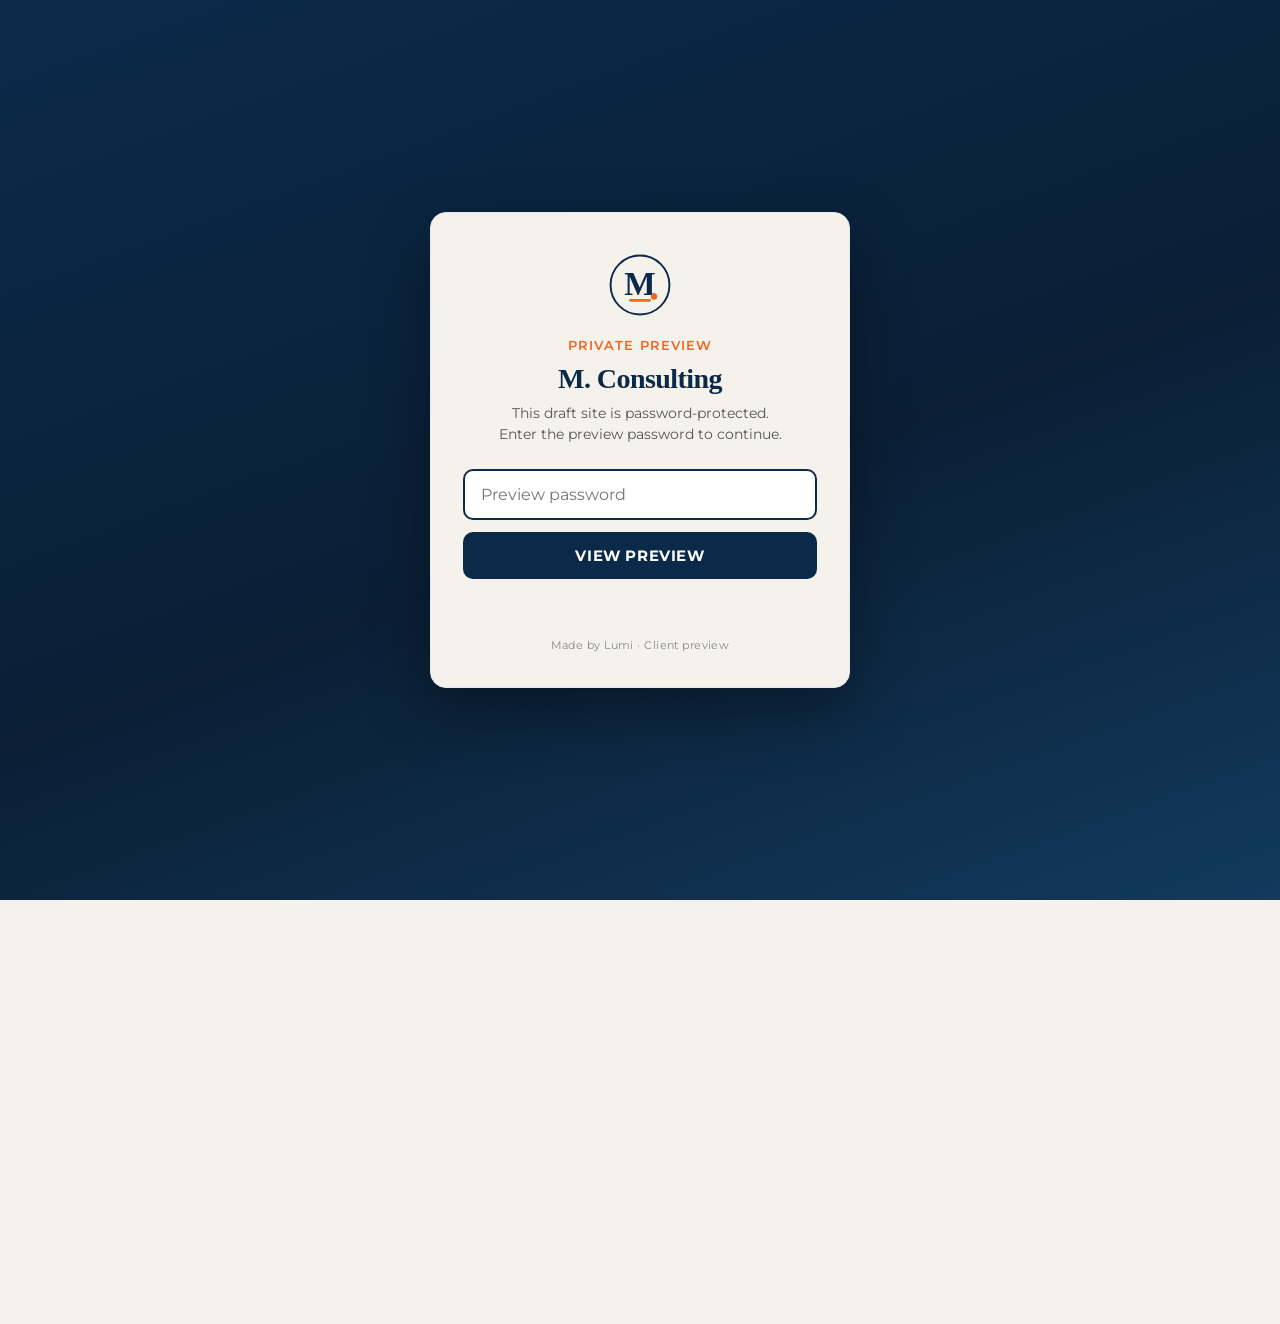
<file: contact.html>
<!DOCTYPE html>
<html lang="en">
<head>
  <meta charset="UTF-8">
  <meta name="viewport" content="width=device-width, initial-scale=1.0">
  <title>Contact — M. Consulting</title>
  <meta name="description" content="Schedule a conversation with M. Consulting. Fractional CHRO leadership, coaching, and strategic advisory.">
  <link rel="stylesheet" href="assets/css/style.css">
  <script src="assets/js/preview-gate.js"></script>
</head>
<body>

  <header class="site-header">
    <div class="container nav-container">
      <a href="index.html" class="logo">
        <svg class="logo-mark" viewBox="0 0 100 100" xmlns="http://www.w3.org/2000/svg" aria-label="M. Consulting">
          <circle cx="50" cy="50" r="46" fill="none" stroke="#0B2A4A" stroke-width="3"/>
          <text x="50" y="66" text-anchor="middle" font-family="Georgia, 'Times New Roman', serif" font-size="52" font-weight="bold" fill="#0B2A4A">M</text>
          <circle cx="72" cy="68" r="5" fill="#F26522"/>
          <line x1="35" y1="74" x2="65" y2="74" stroke="#F26522" stroke-width="4" stroke-linecap="round"/>
        </svg>
        <span class="logo-wordmark">M. CONSULTING</span>
      </a>
      <nav class="main-nav">
        <a href="index.html">Home</a>
        <a href="about.html">About</a>
        <a href="services.html">Services</a>
        <a href="coaching.html">Coaching</a>
        <a href="momentum.html">Approach</a>
        <a href="contact.html" class="active">Contact</a>
      </nav>
      <a href="contact.html#inquiry" class="btn btn-secondary nav-cta">Book a Consultation</a>
    </div>
  </header>

  <section class="page-header">
    <div class="container">
      <h1>Let's Talk</h1>
      <p>Whether you need fractional CHRO leadership, M&amp;A integration support, or coaching through a transition — I'd love to hear from you.</p>
    </div>
  </section>

  <section>
    <div class="container">
      <div id="sent-banner" class="sent-banner" hidden>
        <strong>Message sent.</strong> Thank you — Marijke will follow up shortly.
      </div>
      <div class="contact-grid">
        <div id="inquiry">
          <h2>Send a Message</h2>
          <p class="contact-lead">Share a bit about what you're working on. First conversations are exploratory — no obligation.</p>
          <form class="contact-form" action="https://formsubmit.co/marijke.woodruff@gmail.com" method="POST">
            <input type="hidden" name="_subject" value="New inquiry — M. Consulting website">
            <input type="hidden" name="_captcha" value="false">
            <input type="hidden" name="_template" value="table">
            <input type="hidden" name="_next" value="https://m-consulting-website.vercel.app/contact.html?sent=1">
            <input type="text" name="_honey" style="display:none" tabindex="-1" autocomplete="off">

            <input type="text" name="name" placeholder="Your Name" required>
            <input type="email" name="email" placeholder="Your Email" required>
            <input type="text" name="company" placeholder="Company / Organization">
            <select name="interest" required>
              <option value="">I'm interested in...</option>
              <option>Fractional CHRO Leadership</option>
              <option>Interim Executive Leadership</option>
              <option>Mergers &amp; Acquisition Integration</option>
              <option>Organizational Transformation</option>
              <option>HR Digital Enablement &amp; AI</option>
              <option>Executive Advisory &amp; Coaching</option>
              <option>Leadership Development</option>
              <option>Campus to Career Coaching</option>
              <option>Something else</option>
            </select>
            <textarea name="message" placeholder="Tell me about what you're working on..." required></textarea>
            <button type="submit" class="btn btn-primary">Send Message</button>
          </form>
        </div>
        <div class="contact-info">
          <h2>Other Ways to Connect</h2>
          <p><strong>Email:</strong> <a href="mailto:marijke.woodruff@gmail.com">marijke.woodruff@gmail.com</a></p>
          <p><strong>LinkedIn:</strong> <a href="https://www.linkedin.com/in/marijke-woodruff-0498597" target="_blank" rel="noopener">Marijke Woodruff</a></p>
          <p><strong>Location:</strong> Cincinnati, OH</p>

          <h3 class="contact-subhead">Prefer email?</h3>
          <p>Reach out directly and we'll find time for a conversation about the right engagement structure.</p>
          <a href="mailto:marijke.woodruff@gmail.com?subject=M.%20Consulting%20Consultation%20Request" class="btn btn-primary contact-btn">Email Marijke</a>

          <h3 class="contact-subhead">What to Expect</h3>
          <p>Our first conversation is an opportunity to understand your business, your challenges, and your goals. There's no obligation — just a candid discussion about whether and how we can help.</p>

          <div class="pricing-note">
            <strong>Pricing</strong>
            <p>Pricing is discussed during consultations — tailored to the engagement, scope, and goals.</p>
          </div>
        </div>
      </div>
    </div>
  </section>

  <footer class="site-footer">
    <div class="container">
      <ul class="footer-links">
        <li><a href="index.html">Home</a></li>
        <li><a href="about.html">About</a></li>
        <li><a href="services.html">Services</a></li>
        <li><a href="coaching.html">Coaching</a></li>
        <li><a href="momentum.html">Approach</a></li>
        <li><a href="contact.html">Contact</a></li>
        <li><a href="https://www.linkedin.com/in/marijke-woodruff-0498597" target="_blank" rel="noopener">LinkedIn</a></li>
      </ul>
      <p class="footer-tagline">People. <span class="accent">Potential.</span> Possibilities.</p>
      <p class="footer-subtag">True Momentum. Real Transformation.</p>
      <p class="footer-copy">© 2026 M. Consulting. All rights reserved.</p>
    </div>
  </footer>

  <script>
    if (new URLSearchParams(location.search).get('sent') === '1') {
      var b = document.getElementById('sent-banner');
      if (b) { b.hidden = false; b.scrollIntoView({ behavior: 'smooth', block: 'center' }); }
    }
  </script>
</body>
</html>
</file>
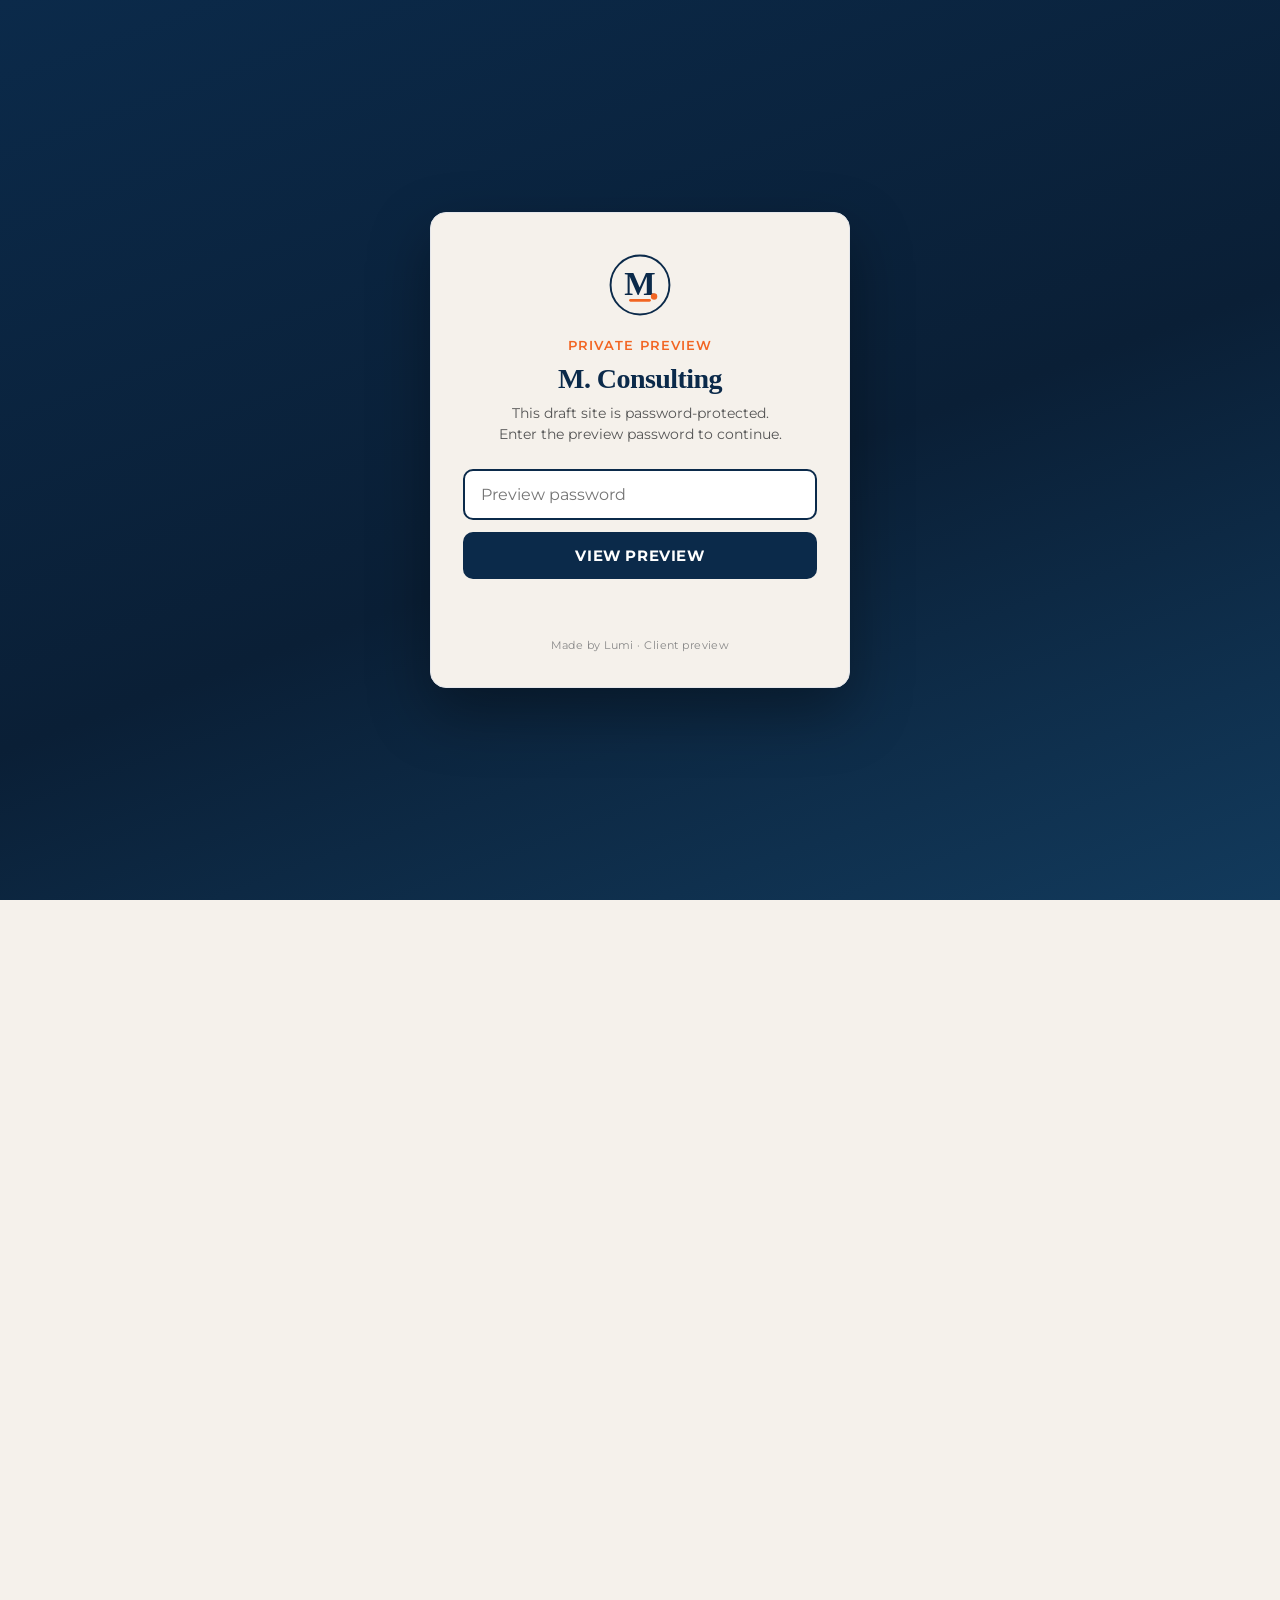
<file: hr.html>
<!DOCTYPE html>
<html lang="en">
<head>
  <meta charset="UTF-8">
  <meta name="viewport" content="width=device-width, initial-scale=1.0">
  <title>Fractional CHRO Services — M. Consulting</title>
  <meta name="description" content="Fractional CHRO and strategic HR executive services. Aligning business strategy, people, and performance for organizations ready to grow.">
  <link rel="stylesheet" href="assets/css/style.css">
  <script src="assets/js/preview-gate.js"></script>
</head>
<body>

  <!-- Header -->
  <header class="site-header">
    <div class="container nav-container">
      <a href="index.html" class="logo">
        <svg class="logo-mark" viewBox="0 0 100 100" xmlns="http://www.w3.org/2000/svg" aria-label="M. Consulting">
          <circle cx="50" cy="50" r="46" fill="none" stroke="#0B2A4A" stroke-width="3"/>
          <text x="50" y="66" text-anchor="middle" font-family="Georgia, 'Times New Roman', serif" font-size="52" font-weight="bold" fill="#0B2A4A">M</text>
          <circle cx="72" cy="68" r="5" fill="#F26522"/>
          <line x1="35" y1="74" x2="65" y2="74" stroke="#F26522" stroke-width="4" stroke-linecap="round"/>
        </svg>
        <span class="logo-wordmark">M. CONSULTING</span>
      </a>
      <nav class="main-nav">
        <a href="index.html">Home</a>
        <a href="about.html">About</a>
        <a href="services.html" class="active">Services</a>
        <a href="coaching.html">Coaching</a>
        <a href="momentum.html">Approach</a>
        <a href="contact.html">Contact</a>
      </nav>
      <a href="contact.html#inquiry" class="btn btn-secondary nav-cta">Book a Consultation</a>
    </div>
  </header>

  <div class="fractional-hero">
    <div class="container">
      <h1>Fractional CHRO &amp; Strategic HR Executive</h1>
      <p>Aligning Business Strategy, People, and Performance</p>
      <p style="margin-top:20px; font-size:14px; opacity:0.7;">Executive HR Leadership | Strategic Business Partnership | Change Management | M&A Due Diligence | Acquisition Integration</p>
    </div>
  </div>

  <!-- Intro -->
  <section>
    <div class="container">
      <div class="coaching-intro" style="margin-bottom:0;">
        <p>M. Consulting provides executive-level HR leadership that serves as a strategic business partner to CEOs, founders, executive teams, and private equity investors. We help organizations navigate growth, transformation, mergers and acquisitions, organizational change, and leadership transitions while building the capabilities needed for long-term success.</p>
        <p style="margin-top:16px;"><em>Our work connects business strategy with people strategy, ensuring organizations are equipped to scale, integrate, and perform.</em></p>
      </div>
    </div>
  </section>

  <!-- Executive Challenges -->
  <section class="section-alt">
    <div class="container">
      <div class="section-title">
        <h2>Executive Challenges We Help Solve</h2>
      </div>
      <div class="serve-grid">
        <div class="serve-card">
          <h3>Scale Without Losing Culture</h3>
          <p>Maintain your values and employee experience through rapid growth</p>
        </div>
        <div class="serve-card">
          <h3>Build Leadership Capability</h3>
          <p>Develop the leaders your organization needs to sustain momentum</p>
        </div>
        <div class="serve-card">
          <h3>Improve Organizational Effectiveness</h3>
          <p>Design structures and processes that drive performance</p>
        </div>
        <div class="serve-card">
          <h3>Navigate M&amp;A Integration</h3>
          <p>Maximize value creation through strategic workforce and cultural alignment</p>
        </div>
        <div class="serve-card">
          <h3>Modernize HR Through AI &amp; Technology</h3>
          <p>Future-ready people operations that improve decision-making</p>
        </div>
        <div class="serve-card">
          <h3>Strengthen Engagement &amp; Retention</h3>
          <p>Create a culture where top talent wants to stay and contribute</p>
        </div>
      </div>
    </div>
  </section>

  <!-- Core Service Offerings -->
  <section>
    <div class="container">
      <div class="section-title">
        <h2>Fractional Executive Services</h2>
      </div>

      <div class="service-block">
        <h3>Strategic HR Business Partnership</h3>
        <p>Partner with executive leadership to align workforce strategy with business objectives.</p>
        <ul>
          <li>Business &amp; People Strategy Alignment</li>
          <li>Executive Leadership Partnership</li>
          <li>Organizational Design &amp; Effectiveness</li>
          <li>Workforce Planning</li>
          <li>Leadership Development</li>
          <li>Talent Strategy</li>
          <li>Culture Transformation</li>
          <li>Employee Experience</li>
          <li>Executive Coaching</li>
          <li>Board &amp; Executive Reporting</li>
        </ul>
      </div>

      <div class="service-block">
        <h3>Change Management &amp; Organizational Transformation</h3>
        <p>Helping organizations successfully navigate change while maintaining employee engagement and business continuity.</p>
        <ul>
          <li>Enterprise Change Management</li>
          <li>Organizational Transformation</li>
          <li>Business Restructuring</li>
          <li>Leadership Alignment</li>
          <li>Change Readiness Assessments</li>
          <li>Communication Strategy</li>
          <li>Stakeholder Engagement</li>
          <li>Training &amp; Adoption</li>
          <li>Employee Listening &amp; Change Analytics</li>
          <li>Culture Transformation</li>
        </ul>
      </div>

      <div class="service-block">
        <h3>Mergers, Acquisitions &amp; Integration</h3>
        <p>Supporting organizations before, during, and after acquisitions to maximize business value and reduce integration risk.</p>
        <p><strong>Due Diligence:</strong></p>
        <ul>
          <li>HR Due Diligence</li>
          <li>Workforce Risk Assessment</li>
          <li>Benefits &amp; Compensation Review</li>
          <li>Talent Evaluation</li>
          <li>Culture Assessment</li>
          <li>Leadership Assessment</li>
          <li>HR Compliance &amp; Employment Risk</li>
        </ul>
        <p style="margin-top:12px;"><strong>Integration &amp; Harmonization:</strong></p>
        <ul>
          <li>Post-Acquisition Integration Strategy</li>
          <li>Organizational Design</li>
          <li>Policy &amp; Process Harmonization</li>
          <li>HR Systems Integration</li>
          <li>Compensation &amp; Benefits Harmonization</li>
          <li>Workforce Transition Planning</li>
          <li>Talent Retention Strategy</li>
          <li>Leadership Integration</li>
          <li>Culture Integration</li>
          <li>Change Communications</li>
          <li>Integration Governance &amp; Success Metrics</li>
        </ul>
      </div>

      <div class="service-block">
        <h3>HR Digital Enablement &amp; AI</h3>
        <p>Modernizing HR to improve business performance through practical technology and AI strategies.</p>
        <ul>
          <li>AI Strategy for HR</li>
          <li>HR Technology Roadmaps</li>
          <li>Process Automation</li>
          <li>HRIS Optimization</li>
          <li>People Analytics</li>
          <li>Digital Learning</li>
          <li>Operational Efficiency</li>
          <li>Data-Driven Decision Making</li>
        </ul>
      </div>

      <div class="service-block">
        <h3>Leadership &amp; Organizational Capability</h3>
        <p>Building leadership teams that drive business performance.</p>
        <ul>
          <li>Executive Coaching</li>
          <li>Leadership Development</li>
          <li>Succession Planning</li>
          <li>High-Potential Programs</li>
          <li>Manager Effectiveness</li>
          <li>Team Development &amp; Retreats</li>
          <li>Corporate Universities</li>
          <li>Performance Management</li>
        </ul>
      </div>
    </div>
  </section>

  <!-- Engagement Models -->
  <section class="section-alt">
    <div class="container">
      <div class="section-title">
        <h2>Engagement Models</h2>
        <p>Flexible structures designed around your organization's needs</p>
      </div>
      <div class="engagement-grid">
        <div class="engagement-card">
          <h3>Fractional CHRO</h3>
          <p>Ongoing executive-level HR leadership on a flexible, part-time basis</p>
        </div>
        <div class="engagement-card">
          <h3>Interim Executive</h3>
          <p>Dedicated leadership during transitions, restructuring, or rapid growth</p>
        </div>
        <div class="engagement-card">
          <h3>Executive Advisory</h3>
          <p>Retainer-based strategic partnership for CEOs and leadership teams</p>
        </div>
        <div class="engagement-card">
          <h3>Project-Based</h3>
          <p>Transformation, integration, or consulting with defined scope and deliverables</p>
        </div>
        <div class="engagement-card">
          <h3>Executive Coaching</h3>
          <p>One-on-one coaching for senior leaders and executives</p>
        </div>
        <div class="engagement-card">
          <h3>Workshops &amp; Facilitation</h3>
          <p>Strategic facilitation, training, and leadership development programs</p>
        </div>
      </div>
    </div>
  </section>

  <!-- The M. Consulting Method -->
  <section>
    <div class="container">
      <div class="section-title">
        <h2>The M. Consulting Method</h2>
        <p>A proven framework for creating sustainable momentum</p>
      </div>
      <div class="method-grid">
        <div class="method-step">
          <div class="method-num">1</div>
          <h3>Clarify</h3>
          <p>Understand the business. Identify priorities. Assess opportunities.</p>
        </div>
        <div class="method-step">
          <div class="method-num">2</div>
          <h3>Align</h3>
          <p>Connect strategy, people, leadership, technology, and operations.</p>
        </div>
        <div class="method-step">
          <div class="method-num">3</div>
          <h3>Activate</h3>
          <p>Turn ideas into action through practical implementation.</p>
        </div>
        <div class="method-step">
          <div class="method-num">4</div>
          <h3>Build Momentum</h3>
          <p>Create sustainable systems that continue delivering results long after the engagement ends.</p>
        </div>
      </div>
    </div>
  </section>

  <!-- Why M. Consulting -->
  <section class="section-alt">
    <div class="container">
      <div class="section-title">
        <h2>Why M. Consulting?</h2>
      </div>
      <div class="coaching-intro" style="margin-bottom:0;">
        <p>Marijke Woodruff brings more than 20 years of executive leadership experience across Fortune 500 companies, high-growth organizations, healthcare, media, professional services, nonprofit, and private equity-backed businesses. Her reputation is built on helping organizations connect business strategy with people strategy to accelerate growth.</p>
        <p style="margin-top:16px;">Organizations choose M. Consulting for its:</p>
        <ul style="text-align:left; display:inline-block;">
          <li>Business-first perspective</li>
          <li>Executive-level experience</li>
          <li>Hands-on partnership</li>
          <li>Practical implementation</li>
          <li>Human-centered leadership</li>
          <li>Measurable business outcomes</li>
        </ul>
      </div>
    </div>
  </section>

  <section class="section-dark cta-banner">
    <div class="container">
      <h2>Ready to Elevate Your HR Function?</h2>
      <p>Let's talk about what fractional executive HR could look like for your organization.</p>
      <a href="contact.html#inquiry" class="btn btn-primary">Schedule a Discovery Call</a>
    </div>
  </section>

  <footer class="site-footer">
    <div class="container">
      <ul class="footer-links">
        <li><a href="index.html">Home</a></li>
        <li><a href="about.html">About</a></li>
        <li><a href="services.html">Services</a></li>
        <li><a href="coaching.html">Coaching</a></li>
        <li><a href="momentum.html">Approach</a></li>
        <li><a href="contact.html">Contact</a></li>
        <li><a href="https://www.linkedin.com/in/marijke-woodruff-0498597" target="_blank" rel="noopener">LinkedIn</a></li>
      </ul>
      <p class="footer-tagline">People. <span class="accent">Potential.</span> Possibilities.</p>
      <p class="footer-subtag">True Momentum. Real Transformation.</p>
      <p class="footer-copy">© 2026 M. Consulting. All rights reserved.</p>
    </div>
  </footer>

</body>
</html>
</file>
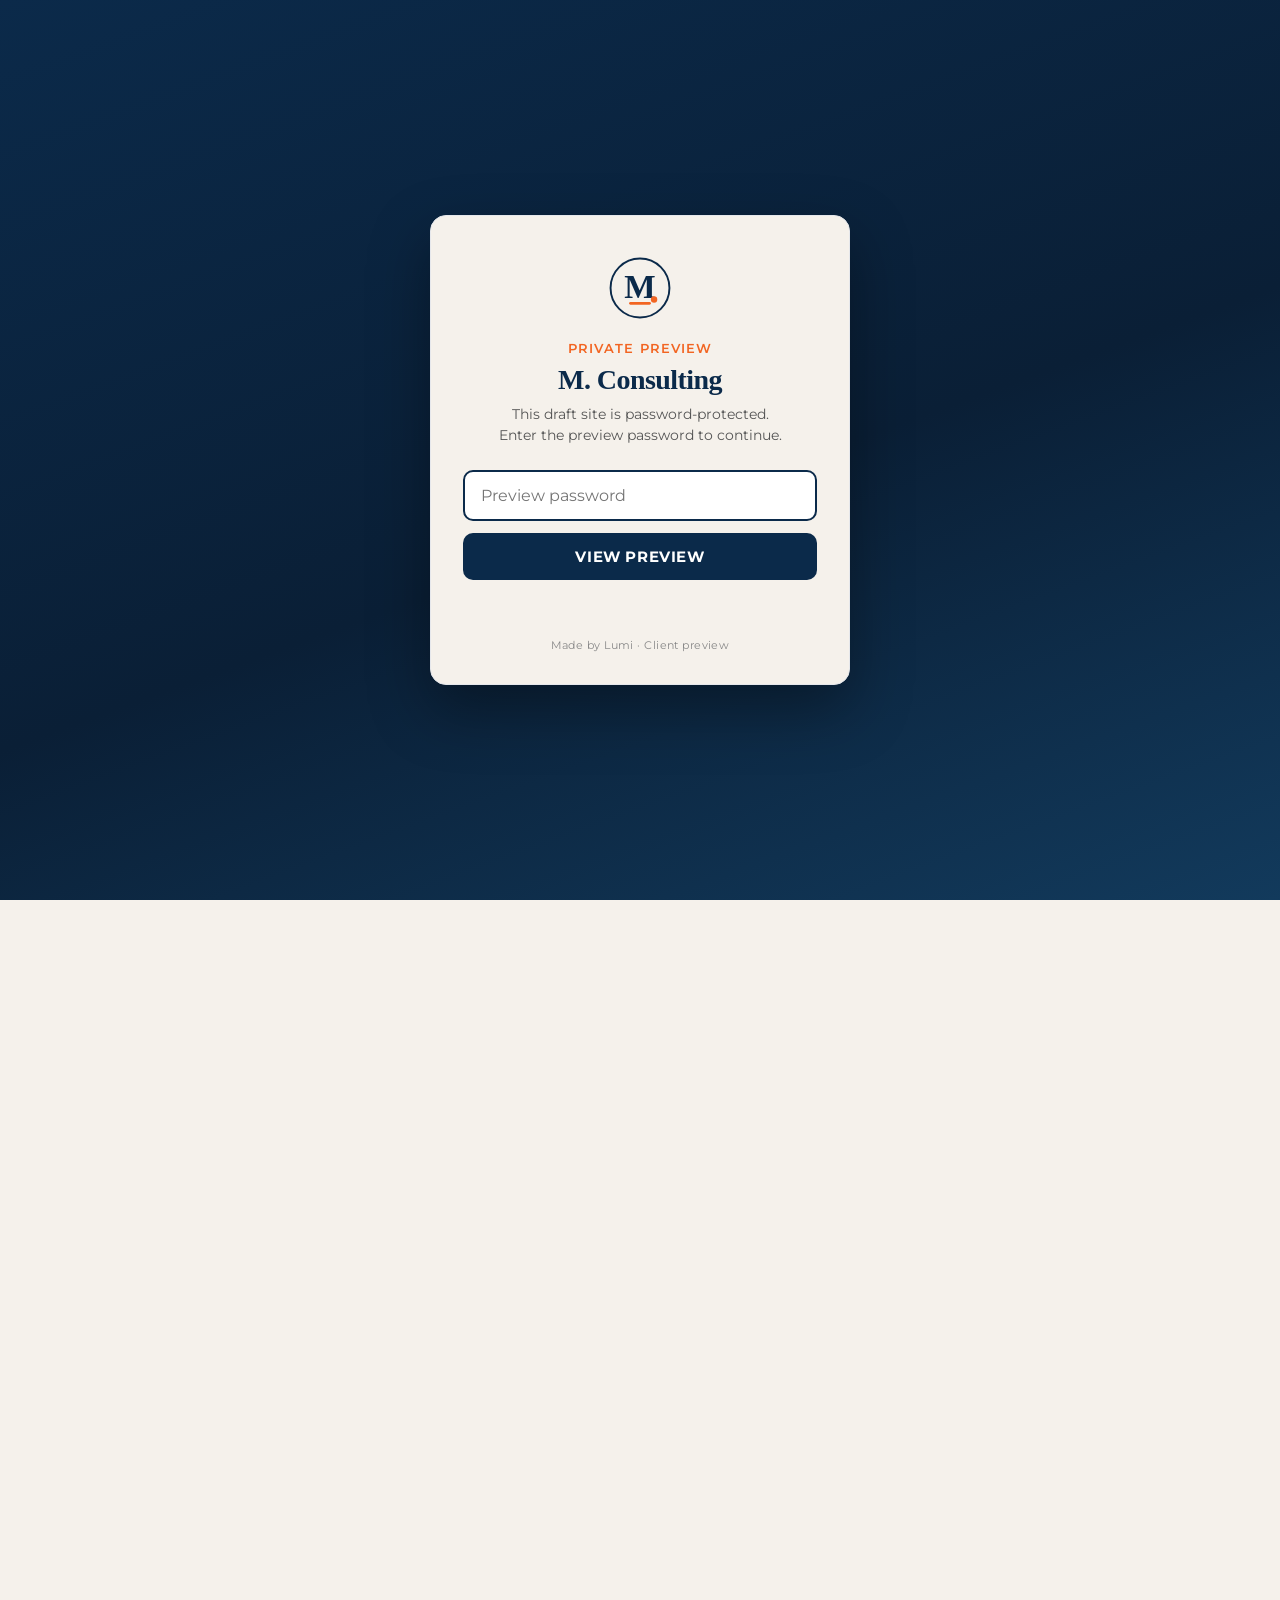
<file: logo-variations.html>
<!DOCTYPE html>
<html lang="en">
<head>
  <meta charset="UTF-8">
  <meta name="viewport" content="width=device-width, initial-scale=1.0">
  <title>M. Consulting — Logo Variations</title>
  <script src="assets/js/preview-gate.js"></script>
  <style>
    @import url('https://fonts.googleapis.com/css2?family=Playfair+Display:wght@700&family=Montserrat:wght@500;600;700&display=swap');
    :root {
      --navy: #0B2A4A;
      --orange: #F26522;
      --cream: #F5F1EB;
      --gray: #E5E7EB;
      --charcoal: #333;
      --white: #fff;
    }
    * { box-sizing: border-box; margin: 0; padding: 0; }
    body {
      font-family: 'Montserrat', system-ui, sans-serif;
      background: var(--cream);
      color: var(--charcoal);
      padding: 40px 24px 80px;
    }
    .wrap { max-width: 1100px; margin: 0 auto; }
    h1 {
      font-family: 'Playfair Display', serif;
      color: var(--navy);
      font-size: 36px;
      margin-bottom: 8px;
    }
    .sub {
      font-size: 14px;
      color: #666;
      margin-bottom: 36px;
      max-width: 720px;
      line-height: 1.6;
    }
    h2 {
      font-family: 'Montserrat', sans-serif;
      font-size: 12px;
      font-weight: 700;
      letter-spacing: 0.14em;
      text-transform: uppercase;
      color: var(--navy);
      margin: 40px 0 16px;
      border-bottom: 2px solid var(--orange);
      display: inline-block;
      padding-bottom: 6px;
    }
    .grid {
      display: grid;
      grid-template-columns: repeat(auto-fit, minmax(240px, 1fr));
      gap: 20px;
    }
    .card {
      background: var(--white);
      border: 1px solid var(--gray);
      border-radius: 12px;
      padding: 28px 20px 20px;
      text-align: center;
      box-shadow: 0 4px 16px rgba(11,42,74,0.05);
    }
    .card.dark {
      background: var(--navy);
      border-color: var(--navy);
    }
    .card.cream {
      background: var(--cream);
    }
    .preview {
      min-height: 140px;
      display: flex;
      align-items: center;
      justify-content: center;
      margin-bottom: 16px;
    }
    .label {
      font-size: 13px;
      font-weight: 700;
      color: var(--navy);
      margin-bottom: 4px;
    }
    .card.dark .label { color: var(--white); }
    .desc {
      font-size: 12px;
      color: #777;
      line-height: 1.45;
    }
    .card.dark .desc { color: rgba(255,255,255,0.7); }
    .badge {
      display: inline-block;
      margin-top: 10px;
      font-size: 10px;
      font-weight: 700;
      letter-spacing: 0.08em;
      text-transform: uppercase;
      color: var(--orange);
      border: 1px solid var(--orange);
      border-radius: 999px;
      padding: 4px 10px;
    }
    .lockup-row {
      display: flex;
      flex-direction: column;
      gap: 20px;
    }
    .lockup-card {
      background: var(--white);
      border: 1px solid var(--gray);
      border-radius: 12px;
      padding: 28px;
      display: flex;
      flex-direction: column;
      gap: 14px;
    }
    .lockup-card.dark {
      background: var(--navy);
      border-color: var(--navy);
    }
    .lockup-preview {
      display: flex;
      align-items: center;
      justify-content: center;
      min-height: 90px;
      padding: 12px;
    }
    .lockup-meta {
      text-align: center;
    }
    .lockup-meta .label { color: var(--navy); }
    .lockup-card.dark .lockup-meta .label { color: #fff; }
    .lockup-meta .desc { color: #777; font-size: 12px; }
    .lockup-card.dark .lockup-meta .desc { color: rgba(255,255,255,0.7); }
    .wordmark {
      font-family: 'Playfair Display', Georgia, serif;
      font-weight: 700;
      letter-spacing: 0.06em;
      color: var(--navy);
      font-size: 28px;
      margin-left: 14px;
    }
    .wordmark.light { color: #fff; }
    .wordmark.sm { font-size: 18px; margin-left: 10px; }
    .stack {
      display: flex;
      flex-direction: column;
      align-items: center;
      gap: 10px;
    }
    .stack .wordmark { margin-left: 0; }
    .rec {
      margin-top: 40px;
      background: #fff;
      border-left: 4px solid var(--orange);
      border-radius: 8px;
      padding: 20px 22px;
    }
    .rec h3 {
      font-family: 'Playfair Display', serif;
      color: var(--navy);
      font-size: 20px;
      margin-bottom: 8px;
    }
    .rec p { font-size: 14px; line-height: 1.6; color: #444; }
    .back {
      display: inline-block;
      margin-bottom: 20px;
      font-size: 12px;
      font-weight: 600;
      text-transform: uppercase;
      letter-spacing: 0.08em;
      color: var(--navy);
      text-decoration: none;
    }
    .back:hover { color: var(--orange); }
  </style>
</head>
<body>
  <div class="wrap">
    <a class="back" href="index.html">← Back to site</a>
    <h1>Logo Variations</h1>
    <p class="sub">
      Options for Marijke to choose from — based on the brand board circular M mark.
      Decisions to make: <strong>underline or no underline?</strong> · <strong>orange dot or no dot?</strong>
      All marks use navy <code>#0B2A4A</code> and orange <code>#F26522</code>.
    </p>

    <h2>1. Mark Only — Circle Badge</h2>
    <div class="grid">
      <!-- A: Full brand (circle + underline + dot) -->
      <div class="card">
        <div class="preview">
          <svg width="120" height="120" viewBox="0 0 100 100" xmlns="http://www.w3.org/2000/svg" aria-label="A — Circle, M, Dot, Underline">
            <circle cx="50" cy="50" r="46" fill="none" stroke="#0B2A4A" stroke-width="3"/>
            <text x="50" y="66" text-anchor="middle" font-family="Georgia, 'Times New Roman', serif" font-size="52" font-weight="bold" fill="#0B2A4A">M</text>
            <circle cx="72" cy="68" r="5" fill="#F26522"/>
            <line x1="35" y1="74" x2="65" y2="74" stroke="#F26522" stroke-width="4" stroke-linecap="round"/>
          </svg>
        </div>
        <div class="label">A — Full Mark</div>
        <div class="desc">Circle + M + orange dot + underline<br>Matches current brand board</div>
        <div class="badge">Current site default</div>
      </div>

      <!-- B: No underline -->
      <div class="card">
        <div class="preview">
          <svg width="120" height="120" viewBox="0 0 100 100" xmlns="http://www.w3.org/2000/svg" aria-label="B — Circle, M, Dot, No Underline">
            <circle cx="50" cy="50" r="46" fill="none" stroke="#0B2A4A" stroke-width="3"/>
            <text x="50" y="64" text-anchor="middle" font-family="Georgia, 'Times New Roman', serif" font-size="54" font-weight="bold" fill="#0B2A4A">M</text>
            <circle cx="73" cy="70" r="5" fill="#F26522"/>
          </svg>
        </div>
        <div class="label">B — No Underline</div>
        <div class="desc">Circle + M + orange dot only<br>Cleaner, slightly more modern</div>
      </div>

      <!-- C: Filled circle + underline -->
      <div class="card">
        <div class="preview">
          <svg width="120" height="120" viewBox="0 0 100 100" xmlns="http://www.w3.org/2000/svg" aria-label="C — Filled navy circle">
            <circle cx="50" cy="50" r="46" fill="#0B2A4A"/>
            <text x="50" y="66" text-anchor="middle" font-family="Georgia, 'Times New Roman', serif" font-size="52" font-weight="bold" fill="#F5F1EB">M</text>
            <circle cx="72" cy="68" r="5" fill="#F26522"/>
            <line x1="35" y1="74" x2="65" y2="74" stroke="#F26522" stroke-width="4" stroke-linecap="round"/>
          </svg>
        </div>
        <div class="label">C — Filled Badge</div>
        <div class="desc">Solid navy circle, cream M<br>Strong for favicon / social avatar</div>
      </div>

      <!-- D: Filled, no underline -->
      <div class="card">
        <div class="preview">
          <svg width="120" height="120" viewBox="0 0 100 100" xmlns="http://www.w3.org/2000/svg" aria-label="D — Filled navy, no underline">
            <circle cx="50" cy="50" r="46" fill="#0B2A4A"/>
            <text x="50" y="64" text-anchor="middle" font-family="Georgia, 'Times New Roman', serif" font-size="54" font-weight="bold" fill="#F5F1EB">M</text>
            <circle cx="73" cy="70" r="5" fill="#F26522"/>
          </svg>
        </div>
        <div class="label">D — Filled, No Underline</div>
        <div class="desc">Solid navy + cream M + orange dot<br>Most compact avatar option</div>
      </div>
    </div>

    <h2>1b. Without the Orange Dot</h2>
    <div class="grid">
      <!-- M1: Circle + M + underline, no dot -->
      <div class="card">
        <div class="preview">
          <svg width="120" height="120" viewBox="0 0 100 100" xmlns="http://www.w3.org/2000/svg" aria-label="M1 — Circle, M, Underline, No Dot">
            <circle cx="50" cy="50" r="46" fill="none" stroke="#0B2A4A" stroke-width="3"/>
            <text x="50" y="64" text-anchor="middle" font-family="Georgia, 'Times New Roman', serif" font-size="54" font-weight="bold" fill="#0B2A4A">M</text>
            <line x1="34" y1="74" x2="66" y2="74" stroke="#F26522" stroke-width="4" stroke-linecap="round"/>
          </svg>
        </div>
        <div class="label">M1 — Underline, No Dot</div>
        <div class="desc">Circle + M + orange underline only<br>Clean signature accent without the period-dot</div>
      </div>

      <!-- M2: Circle + M only -->
      <div class="card">
        <div class="preview">
          <svg width="120" height="120" viewBox="0 0 100 100" xmlns="http://www.w3.org/2000/svg" aria-label="M2 — Circle, M only">
            <circle cx="50" cy="50" r="46" fill="none" stroke="#0B2A4A" stroke-width="3"/>
            <text x="50" y="68" text-anchor="middle" font-family="Georgia, 'Times New Roman', serif" font-size="56" font-weight="bold" fill="#0B2A4A">M</text>
          </svg>
        </div>
        <div class="label">M2 — M Only</div>
        <div class="desc">Circle + M — purest mark<br>Maximum simplicity</div>
      </div>

      <!-- M3: Filled + underline, no dot -->
      <div class="card">
        <div class="preview">
          <svg width="120" height="120" viewBox="0 0 100 100" xmlns="http://www.w3.org/2000/svg" aria-label="M3 — Filled, underline, no dot">
            <circle cx="50" cy="50" r="46" fill="#0B2A4A"/>
            <text x="50" y="64" text-anchor="middle" font-family="Georgia, 'Times New Roman', serif" font-size="54" font-weight="bold" fill="#F5F1EB">M</text>
            <line x1="34" y1="74" x2="66" y2="74" stroke="#F26522" stroke-width="4" stroke-linecap="round"/>
          </svg>
        </div>
        <div class="label">M3 — Filled + Underline</div>
        <div class="desc">Solid navy badge, cream M, orange underline<br>Strong avatar without the dot</div>
      </div>

      <!-- M4: Filled M only -->
      <div class="card">
        <div class="preview">
          <svg width="120" height="120" viewBox="0 0 100 100" xmlns="http://www.w3.org/2000/svg" aria-label="M4 — Filled M only">
            <circle cx="50" cy="50" r="46" fill="#0B2A4A"/>
            <text x="50" y="68" text-anchor="middle" font-family="Georgia, 'Times New Roman', serif" font-size="56" font-weight="bold" fill="#F5F1EB">M</text>
          </svg>
        </div>
        <div class="label">M4 — Filled M Only</div>
        <div class="desc">Solid navy + cream M<br>Simplest possible badge</div>
      </div>

      <!-- M5: Reversed underline no dot -->
      <div class="card dark">
        <div class="preview">
          <svg width="120" height="120" viewBox="0 0 100 100" xmlns="http://www.w3.org/2000/svg" aria-label="M5 — Reversed, underline, no dot">
            <circle cx="50" cy="50" r="46" fill="none" stroke="#F5F1EB" stroke-width="3"/>
            <text x="50" y="64" text-anchor="middle" font-family="Georgia, 'Times New Roman', serif" font-size="54" font-weight="bold" fill="#F5F1EB">M</text>
            <line x1="34" y1="74" x2="66" y2="74" stroke="#F26522" stroke-width="4" stroke-linecap="round"/>
          </svg>
        </div>
        <div class="label">M5 — Reversed + Underline</div>
        <div class="desc">Light on navy, underline only — no dot</div>
      </div>

      <!-- M6: Reversed M only -->
      <div class="card dark">
        <div class="preview">
          <svg width="120" height="120" viewBox="0 0 100 100" xmlns="http://www.w3.org/2000/svg" aria-label="M6 — Reversed M only">
            <circle cx="50" cy="50" r="46" fill="none" stroke="#F5F1EB" stroke-width="3"/>
            <text x="50" y="68" text-anchor="middle" font-family="Georgia, 'Times New Roman', serif" font-size="56" font-weight="bold" fill="#F5F1EB">M</text>
          </svg>
        </div>
        <div class="label">M6 — Reversed M Only</div>
        <div class="desc">Light on navy, pure M — no accents</div>
      </div>

      <!-- M7: Open mark underline no dot -->
      <div class="card">
        <div class="preview">
          <svg width="120" height="120" viewBox="0 0 100 100" xmlns="http://www.w3.org/2000/svg" aria-label="M7 — Open M + underline">
            <text x="50" y="64" text-anchor="middle" font-family="Georgia, 'Times New Roman', serif" font-size="64" font-weight="bold" fill="#0B2A4A">M</text>
            <line x1="28" y1="76" x2="72" y2="76" stroke="#F26522" stroke-width="5" stroke-linecap="round"/>
          </svg>
        </div>
        <div class="label">M7 — Open + Underline</div>
        <div class="desc">No circle, no dot — M with orange underline<br>Elegant large-format mark</div>
      </div>

      <!-- M8: Open M only -->
      <div class="card">
        <div class="preview">
          <svg width="120" height="120" viewBox="0 0 100 100" xmlns="http://www.w3.org/2000/svg" aria-label="M8 — Open M only">
            <text x="50" y="70" text-anchor="middle" font-family="Georgia, 'Times New Roman', serif" font-size="68" font-weight="bold" fill="#0B2A4A">M</text>
          </svg>
        </div>
        <div class="label">M8 — Open M Only</div>
        <div class="desc">Just the M — maximum minimalism</div>
      </div>
    </div>

    <h2>2. Mark Only — On Dark / Cream</h2>
    <div class="grid">
      <div class="card dark">
        <div class="preview">
          <svg width="120" height="120" viewBox="0 0 100 100" xmlns="http://www.w3.org/2000/svg">
            <circle cx="50" cy="50" r="46" fill="none" stroke="#F5F1EB" stroke-width="3"/>
            <text x="50" y="66" text-anchor="middle" font-family="Georgia, 'Times New Roman', serif" font-size="52" font-weight="bold" fill="#F5F1EB">M</text>
            <circle cx="72" cy="68" r="5" fill="#F26522"/>
            <line x1="35" y1="74" x2="65" y2="74" stroke="#F26522" stroke-width="4" stroke-linecap="round"/>
          </svg>
        </div>
        <div class="label">E — Reversed + Underline</div>
        <div class="desc">For navy headers, email signatures, dark slides</div>
      </div>
      <div class="card dark">
        <div class="preview">
          <svg width="120" height="120" viewBox="0 0 100 100" xmlns="http://www.w3.org/2000/svg">
            <circle cx="50" cy="50" r="46" fill="none" stroke="#F5F1EB" stroke-width="3"/>
            <text x="50" y="64" text-anchor="middle" font-family="Georgia, 'Times New Roman', serif" font-size="54" font-weight="bold" fill="#F5F1EB">M</text>
            <circle cx="73" cy="70" r="5" fill="#F26522"/>
          </svg>
        </div>
        <div class="label">F — Reversed, No Underline</div>
        <div class="desc">Dark-mode version of option B</div>
      </div>
      <div class="card cream">
        <div class="preview">
          <svg width="120" height="120" viewBox="0 0 100 100" xmlns="http://www.w3.org/2000/svg">
            <circle cx="50" cy="50" r="46" fill="none" stroke="#0B2A4A" stroke-width="3"/>
            <text x="50" y="66" text-anchor="middle" font-family="Georgia, 'Times New Roman', serif" font-size="52" font-weight="bold" fill="#0B2A4A">M</text>
            <circle cx="72" cy="68" r="5" fill="#F26522"/>
            <line x1="35" y1="74" x2="65" y2="74" stroke="#F26522" stroke-width="4" stroke-linecap="round"/>
          </svg>
        </div>
        <div class="label">G — On Cream</div>
        <div class="desc">How it sits on the site background</div>
      </div>
      <div class="card">
        <div class="preview">
          <svg width="120" height="120" viewBox="0 0 100 100" xmlns="http://www.w3.org/2000/svg">
            <!-- No circle, just M + dot + underline -->
            <text x="50" y="64" text-anchor="middle" font-family="Georgia, 'Times New Roman', serif" font-size="64" font-weight="bold" fill="#0B2A4A">M</text>
            <circle cx="78" cy="68" r="6" fill="#F26522"/>
            <line x1="30" y1="76" x2="70" y2="76" stroke="#F26522" stroke-width="5" stroke-linecap="round"/>
          </svg>
        </div>
        <div class="label">H — Open Mark</div>
        <div class="desc">No circle — just M + dot + underline<br>Good for large headers / watermarks</div>
      </div>
    </div>

    <h2>3. Horizontal Lockups (Mark + Wordmark)</h2>
    <div class="lockup-row">
      <div class="lockup-card">
        <div class="lockup-preview">
          <svg width="56" height="56" viewBox="0 0 100 100" xmlns="http://www.w3.org/2000/svg">
            <circle cx="50" cy="50" r="46" fill="none" stroke="#0B2A4A" stroke-width="3"/>
            <text x="50" y="66" text-anchor="middle" font-family="Georgia, 'Times New Roman', serif" font-size="52" font-weight="bold" fill="#0B2A4A">M</text>
            <circle cx="72" cy="68" r="5" fill="#F26522"/>
            <line x1="35" y1="74" x2="65" y2="74" stroke="#F26522" stroke-width="4" stroke-linecap="round"/>
          </svg>
          <span class="wordmark">M. CONSULTING</span>
        </div>
        <div class="lockup-meta">
          <div class="label">I — Primary Lockup (with underline)</div>
          <div class="desc">Current website header style</div>
        </div>
      </div>

      <div class="lockup-card">
        <div class="lockup-preview">
          <svg width="56" height="56" viewBox="0 0 100 100" xmlns="http://www.w3.org/2000/svg">
            <circle cx="50" cy="50" r="46" fill="none" stroke="#0B2A4A" stroke-width="3"/>
            <text x="50" y="64" text-anchor="middle" font-family="Georgia, 'Times New Roman', serif" font-size="54" font-weight="bold" fill="#0B2A4A">M</text>
            <circle cx="73" cy="70" r="5" fill="#F26522"/>
          </svg>
          <span class="wordmark">M. CONSULTING</span>
        </div>
        <div class="lockup-meta">
          <div class="label">J — Lockup (no underline)</div>
          <div class="desc">Same lockup, cleaner mark</div>
        </div>
      </div>

      <div class="lockup-card dark">
        <div class="lockup-preview">
          <svg width="56" height="56" viewBox="0 0 100 100" xmlns="http://www.w3.org/2000/svg">
            <circle cx="50" cy="50" r="46" fill="none" stroke="#F5F1EB" stroke-width="3"/>
            <text x="50" y="66" text-anchor="middle" font-family="Georgia, 'Times New Roman', serif" font-size="52" font-weight="bold" fill="#F5F1EB">M</text>
            <circle cx="72" cy="68" r="5" fill="#F26522"/>
            <line x1="35" y1="74" x2="65" y2="74" stroke="#F26522" stroke-width="4" stroke-linecap="round"/>
          </svg>
          <span class="wordmark light">M. CONSULTING</span>
        </div>
        <div class="lockup-meta">
          <div class="label">K — Reversed Lockup</div>
          <div class="desc">For navy website sections / presentation covers</div>
        </div>
      </div>

      <div class="lockup-card">
        <div class="lockup-preview">
          <div class="stack">
            <svg width="72" height="72" viewBox="0 0 100 100" xmlns="http://www.w3.org/2000/svg">
              <circle cx="50" cy="50" r="46" fill="none" stroke="#0B2A4A" stroke-width="3"/>
              <text x="50" y="66" text-anchor="middle" font-family="Georgia, 'Times New Roman', serif" font-size="52" font-weight="bold" fill="#0B2A4A">M</text>
              <circle cx="72" cy="68" r="5" fill="#F26522"/>
              <line x1="35" y1="74" x2="65" y2="74" stroke="#F26522" stroke-width="4" stroke-linecap="round"/>
            </svg>
            <span class="wordmark sm">M. CONSULTING</span>
          </div>
        </div>
        <div class="lockup-meta">
          <div class="label">L — Stacked Lockup</div>
          <div class="desc">Centered mark over wordmark — good for mobile / profile images / business cards</div>
        </div>
      </div>

      <div class="lockup-card">
        <div class="lockup-preview">
          <svg width="56" height="56" viewBox="0 0 100 100" xmlns="http://www.w3.org/2000/svg">
            <circle cx="50" cy="50" r="46" fill="none" stroke="#0B2A4A" stroke-width="3"/>
            <text x="50" y="64" text-anchor="middle" font-family="Georgia, 'Times New Roman', serif" font-size="54" font-weight="bold" fill="#0B2A4A">M</text>
            <line x1="34" y1="74" x2="66" y2="74" stroke="#F26522" stroke-width="4" stroke-linecap="round"/>
          </svg>
          <span class="wordmark">M. CONSULTING</span>
        </div>
        <div class="lockup-meta">
          <div class="label">N1 — Lockup, Underline, No Dot</div>
          <div class="desc">Header style without the orange period-dot</div>
        </div>
      </div>

      <div class="lockup-card">
        <div class="lockup-preview">
          <svg width="56" height="56" viewBox="0 0 100 100" xmlns="http://www.w3.org/2000/svg">
            <circle cx="50" cy="50" r="46" fill="none" stroke="#0B2A4A" stroke-width="3"/>
            <text x="50" y="68" text-anchor="middle" font-family="Georgia, 'Times New Roman', serif" font-size="56" font-weight="bold" fill="#0B2A4A">M</text>
          </svg>
          <span class="wordmark">M. CONSULTING</span>
        </div>
        <div class="lockup-meta">
          <div class="label">N2 — Lockup, M Only</div>
          <div class="desc">Cleanest lockup — circle + M + wordmark</div>
        </div>
      </div>
    </div>

    <div class="rec">
      <h3>Recommendation</h3>
      <p>
        Keep <strong>A / I</strong> (dot + underline) as the brand-board default.
        If the orange dot feels busy, <strong>M1 / N1</strong> (underline only) is the strongest no-dot option — still has the orange signature without the period-dot.
        For maximum simplicity: <strong>M2 / N2</strong> (M only in circle).
      </p>
      <p style="margin-top:10px;">
        Decisions for Marijke: <strong>underline?</strong> · <strong>orange dot?</strong>
      </p>
    </div>
  </div>
</body>
</html>
</file>
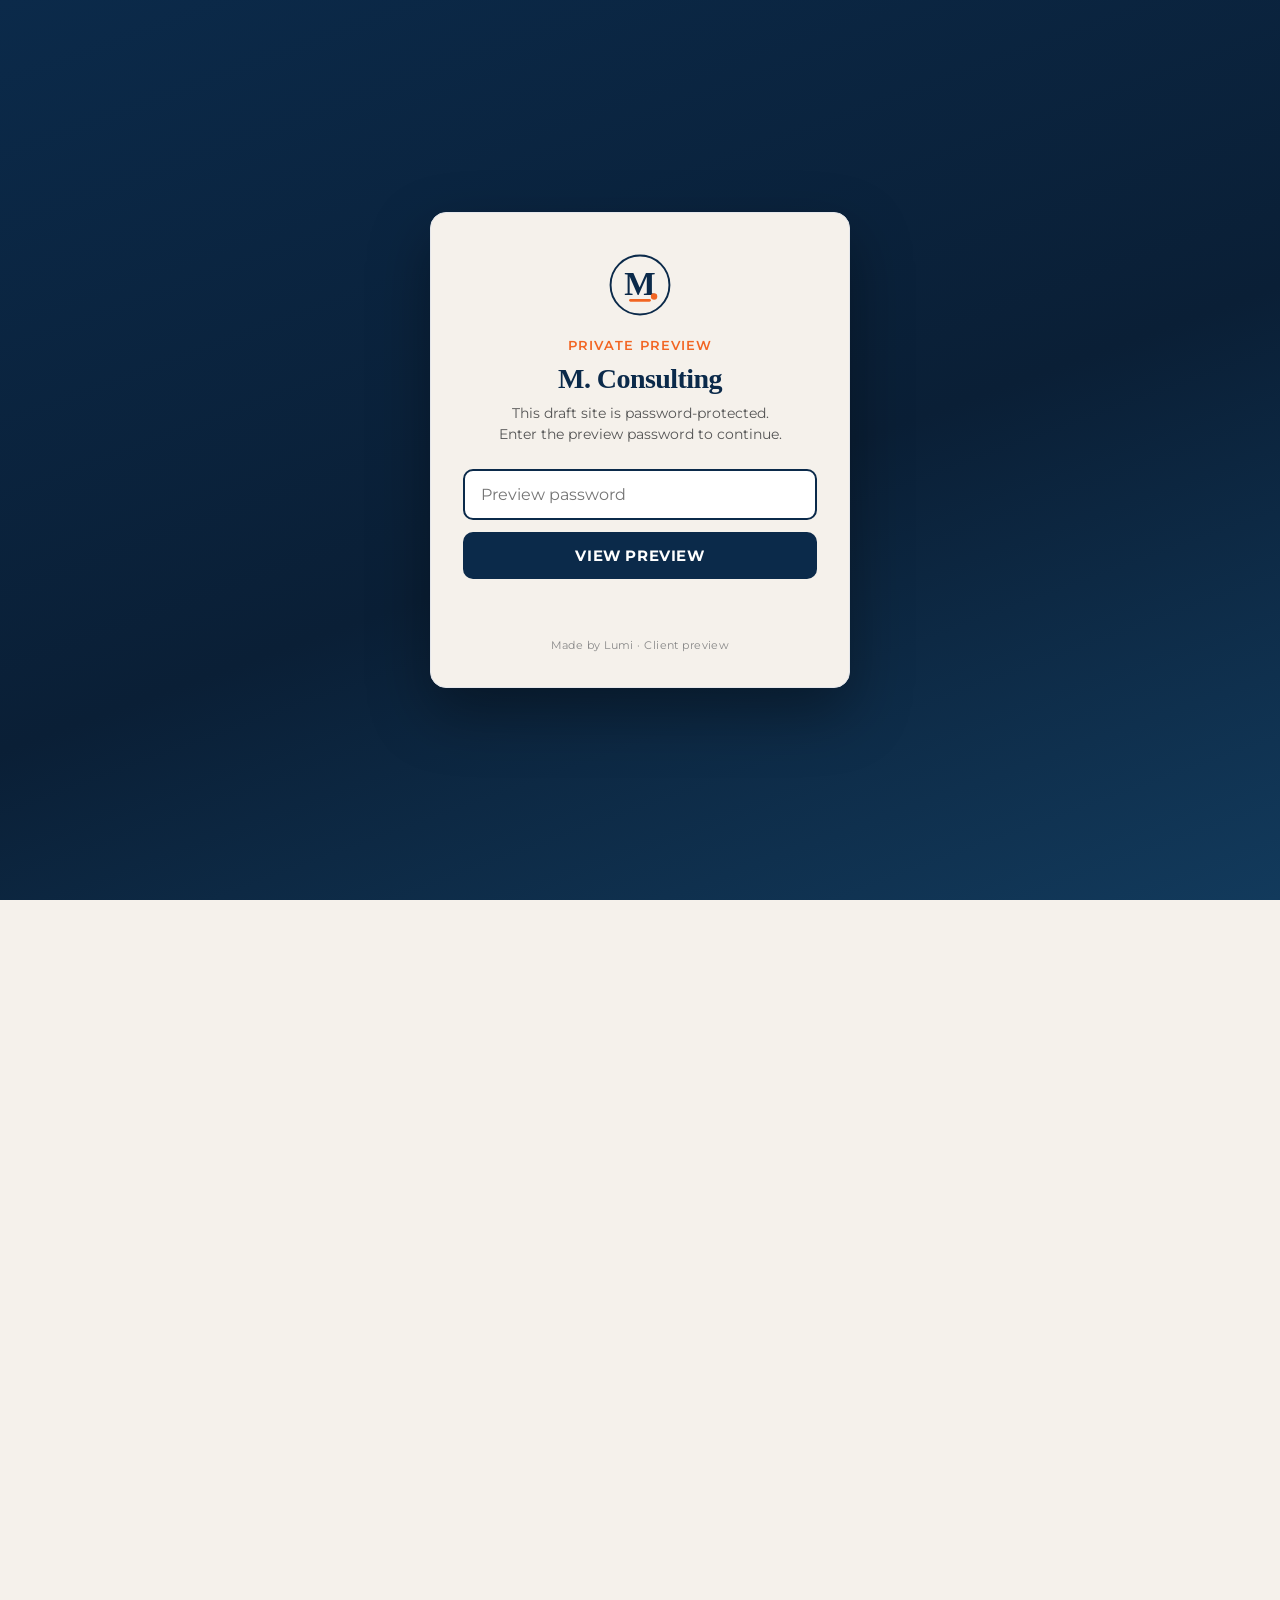
<file: momentum.html>
<!DOCTYPE html>
<html lang="en">
<head>
  <meta charset="UTF-8">
  <meta name="viewport" content="width=device-width, initial-scale=1.0">
  <title>Our Approach — M. Consulting</title>
  <meta name="description" content="The M. Consulting Method: Clarify, Align, Activate, Build Momentum. How we help organizations achieve sustainable business performance.">
  <link rel="stylesheet" href="assets/css/style.css">
  <script src="assets/js/preview-gate.js"></script>
</head>
<body>
  <header class="site-header">
    <div class="container nav-container">
      <a href="index.html" class="logo">
        <svg class="logo-mark" viewBox="0 0 100 100" xmlns="http://www.w3.org/2000/svg" aria-label="M. Consulting">
          <circle cx="50" cy="50" r="46" fill="none" stroke="#0B2A4A" stroke-width="3"/>
          <text x="50" y="66" text-anchor="middle" font-family="Georgia, 'Times New Roman', serif" font-size="52" font-weight="bold" fill="#0B2A4A">M</text>
          <circle cx="72" cy="68" r="5" fill="#F26522"/>
          <line x1="35" y1="74" x2="65" y2="74" stroke="#F26522" stroke-width="4" stroke-linecap="round"/>
        </svg>
        <span class="logo-wordmark">M. CONSULTING</span>
      </a>
      <nav class="main-nav">
        <a href="index.html">Home</a>
        <a href="about.html">About</a>
        <a href="services.html">Services</a>
        <a href="coaching.html">Coaching</a>
        <a href="momentum.html" class="active">Approach</a>
        <a href="contact.html">Contact</a>
      </nav>
      <a href="contact.html#inquiry" class="btn btn-secondary nav-cta">Book a Consultation</a>
    </div>
  </header>

  <section class="page-header">
    <div class="container">
      <h1>Our Approach</h1>
      <p>Clarify. Align. Activate. Build Momentum.</p>
    </div>
  </section>

  <section class="section-dark">
    <div class="container">
      <div class="section-title">
        <h2>The M. Consulting Method</h2>
        <p>Business-executive perspective. Strategic CHRO expertise. Operator discipline.</p>
      </div>
      <div class="approach-grid method-4">
        <div class="approach-step">
          <div class="step-number">1</div>
          <h3>Clarify</h3>
          <p>Understand the business. Identify priorities. Assess opportunities before prescribing solutions.</p>
        </div>
        <div class="approach-step">
          <div class="step-number">2</div>
          <h3>Align</h3>
          <p>Connect strategy, people, leadership, culture, technology, and operations.</p>
        </div>
        <div class="approach-step">
          <div class="step-number">3</div>
          <h3>Activate</h3>
          <p>Turn direction into practical implementation with clear ownership and next steps.</p>
        </div>
        <div class="approach-step">
          <div class="step-number">4</div>
          <h3>Build Momentum</h3>
          <p>Create sustainable systems and capability that continue delivering after the engagement ends.</p>
        </div>
      </div>
    </div>
  </section>

  <section class="section-alt">
    <div class="container">
      <div class="section-title">
        <h2>Why M. Consulting?</h2>
      </div>
      <div class="differentiators">
        <div class="differentiator">
          <div class="differentiator-icon"><span>01</span></div>
          <h3>Business-First</h3>
          <p>People strategies begin with the organization's priorities, customers, and growth goals — not HR processes.</p>
        </div>
        <div class="differentiator">
          <div class="differentiator-icon"><span>02</span></div>
          <h3>Strategic &amp; Actionable</h3>
          <p>Recommendations become practical roadmaps, tools, and clear ownership — not just decks.</p>
        </div>
        <div class="differentiator">
          <div class="differentiator-icon"><span>03</span></div>
          <h3>Embedded Partnership</h3>
          <p>Works as an extension of the executive team — not as a distant outside consultant.</p>
        </div>
        <div class="differentiator">
          <div class="differentiator-icon"><span>04</span></div>
          <h3>Human-Centered</h3>
          <p>Change is operationalized with attention to leadership, communication, capability, and experience.</p>
        </div>
        <div class="differentiator">
          <div class="differentiator-icon"><span>05</span></div>
          <h3>Outcome-Focused</h3>
          <p>Success is measured through business performance, adoption, capability, and ROI.</p>
        </div>
      </div>
    </div>
  </section>

  <section class="section-dark cta-banner">
    <div class="container">
      <h2>Let's Build Momentum</h2>
      <p>Start with a conversation about your business priorities and the kind of support that fits.</p>
      <a href="contact.html#inquiry" class="btn btn-primary">Schedule a Conversation</a>
    </div>
  </section>

  <footer class="site-footer">
    <div class="container">
      <ul class="footer-links">
        <li><a href="index.html">Home</a></li>
        <li><a href="about.html">About</a></li>
        <li><a href="services.html">Services</a></li>
        <li><a href="coaching.html">Coaching</a></li>
        <li><a href="momentum.html">Approach</a></li>
        <li><a href="contact.html">Contact</a></li>
        <li><a href="https://www.linkedin.com/in/marijke-woodruff-0498597" target="_blank" rel="noopener">LinkedIn</a></li>
      </ul>
      <p class="footer-tagline">People. <span class="accent">Potential.</span> Possibilities.</p>
      <p class="footer-subtag">True Momentum. Real Transformation.</p>
      <p class="footer-copy">© 2026 M. Consulting. All rights reserved.</p>
    </div>
  </footer>
</body>
</html>
</file>
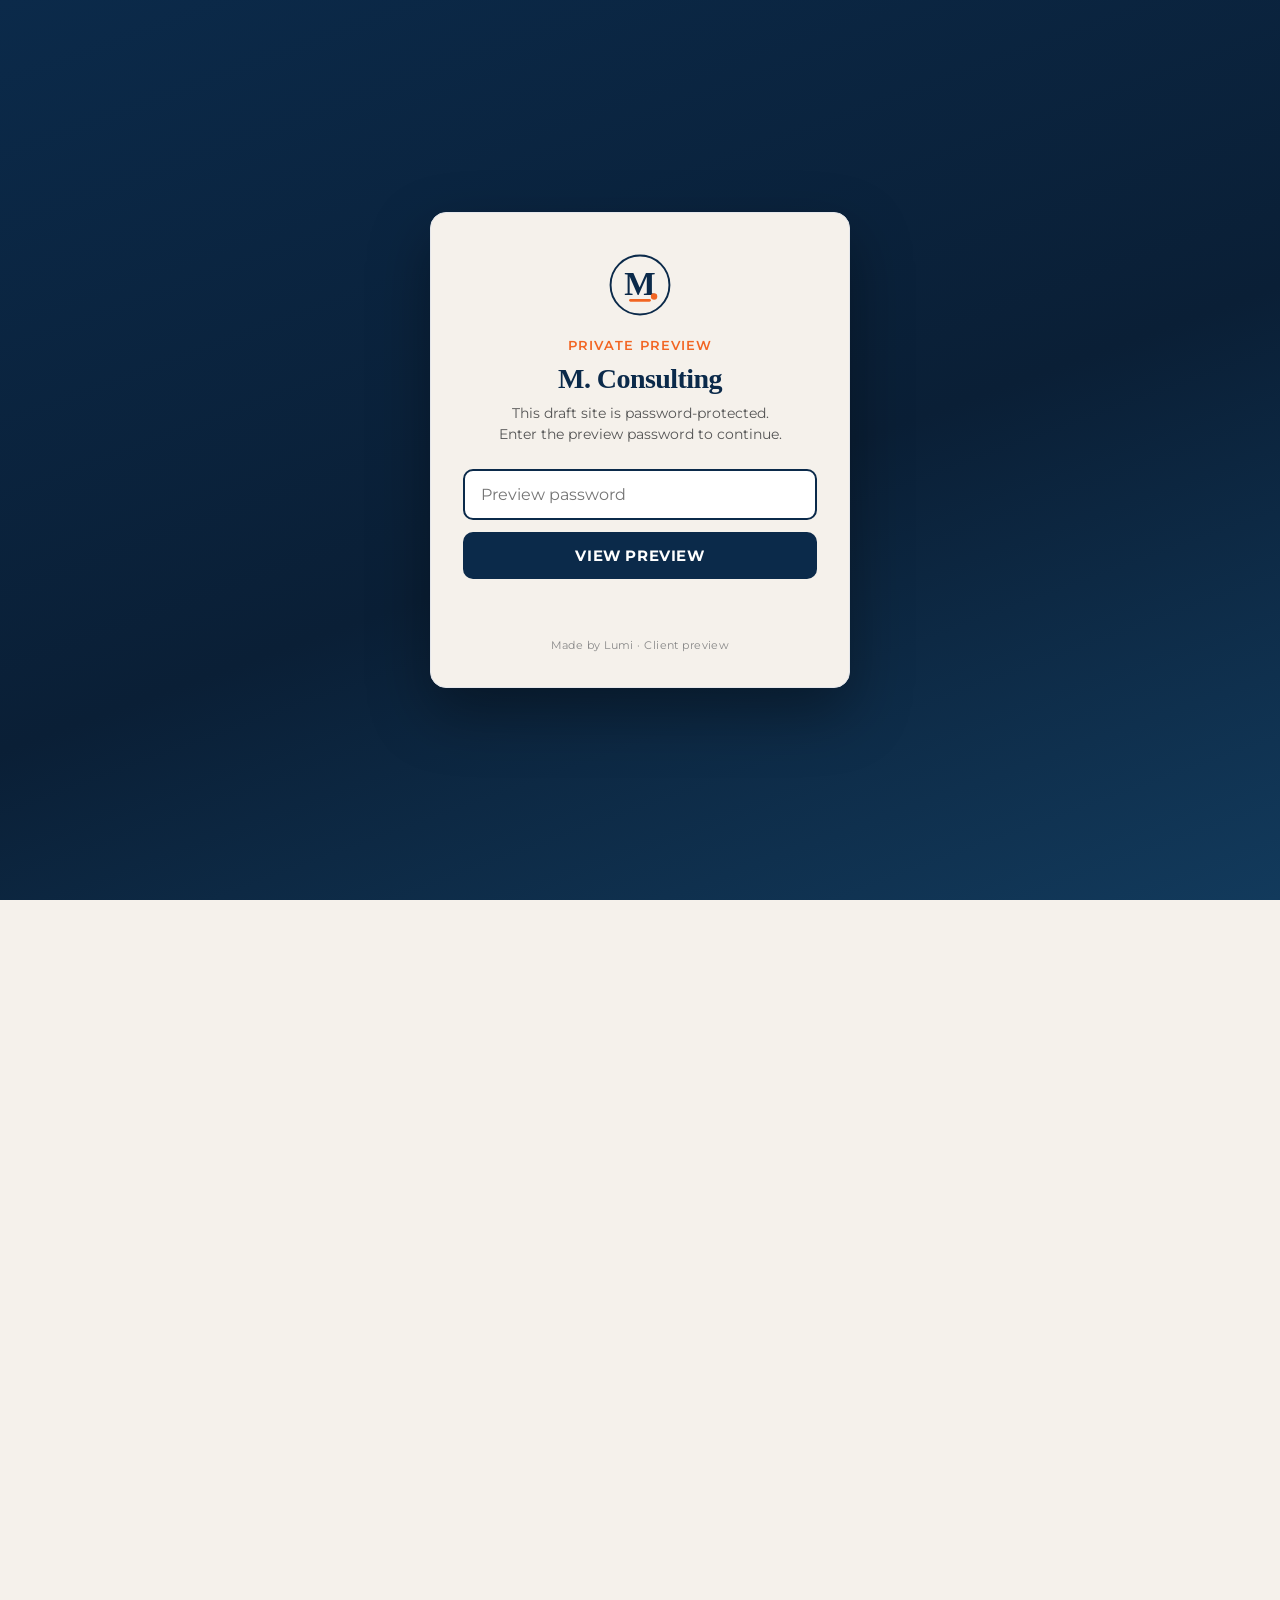
<file: services.html>
<!DOCTYPE html>
<html lang="en">
<head>
  <meta charset="UTF-8">
  <meta name="viewport" content="width=device-width, initial-scale=1.0">
  <title>Services — M. Consulting</title>
  <meta name="description" content="Fractional CHRO and strategic HR for organizations. Coaching and career transition support for individuals. M. Consulting.">
  <link rel="stylesheet" href="assets/css/style.css">
  <script src="assets/js/preview-gate.js"></script>
</head>
<body>

  <header class="site-header">
    <div class="container nav-container">
      <a href="index.html" class="logo">
        <svg class="logo-mark" viewBox="0 0 100 100" xmlns="http://www.w3.org/2000/svg" aria-label="M. Consulting">
          <circle cx="50" cy="50" r="46" fill="none" stroke="#0B2A4A" stroke-width="3"/>
          <text x="50" y="66" text-anchor="middle" font-family="Georgia, 'Times New Roman', serif" font-size="52" font-weight="bold" fill="#0B2A4A">M</text>
          <circle cx="72" cy="68" r="5" fill="#F26522"/>
          <line x1="35" y1="74" x2="65" y2="74" stroke="#F26522" stroke-width="4" stroke-linecap="round"/>
        </svg>
        <span class="logo-wordmark">M. CONSULTING</span>
      </a>
      <nav class="main-nav">
        <a href="index.html">Home</a>
        <a href="about.html">About</a>
        <a href="services.html" class="active">Services</a>
        <a href="coaching.html">Coaching</a>
        <a href="momentum.html">Approach</a>
        <a href="contact.html">Contact</a>
      </nav>
      <a href="contact.html#inquiry" class="btn btn-secondary nav-cta">Book a Consultation</a>
    </div>
  </header>

  <section class="page-header">
    <div class="container">
      <h1>Services</h1>
      <p>Strategic support for organizations ready to grow — and individuals ready to lead.</p>
    </div>
  </section>

  <section>
    <div class="container">
      <div class="hub-grid">
        <a class="hub-card" href="hr.html">
          <p class="hub-kicker">For Organizations</p>
          <h2>Fractional CHRO &amp; Strategic HR</h2>
          <p>Executive-level HR leadership for CEOs, founders, PE firms, and leadership teams navigating growth, transformation, M&amp;A, and change.</p>
          <ul class="hub-list">
            <li>Fractional &amp; interim CHRO leadership</li>
            <li>M&amp;A due diligence and integration</li>
            <li>Change management &amp; org design</li>
            <li>HR digital enablement &amp; AI</li>
            <li>Leadership &amp; talent strategy</li>
          </ul>
          <span class="hub-cta">Explore organizational services →</span>
        </a>

        <a class="hub-card hub-card-alt" href="coaching.html">
          <p class="hub-kicker">For Individuals</p>
          <h2>Coaching &amp; Leadership Development</h2>
          <p>Practical coaching for professionals and leaders in transition — career direction, new manager success, team dynamics, and personal growth.</p>
          <ul class="hub-list">
            <li>Leadership &amp; executive coaching</li>
            <li>Career change &amp; direction</li>
            <li>Campus to Career program</li>
            <li>Enneagram-informed development</li>
            <li>Team workshops &amp; facilitation</li>
          </ul>
          <span class="hub-cta">Explore coaching services →</span>
        </a>
      </div>
    </div>
  </section>

  <section class="section-alt">
    <div class="container">
      <div class="section-title">
        <h2>How Engagements Work</h2>
        <p>Flexible structures designed around your goals, timeline, and stage of growth.</p>
      </div>
      <div class="engagement-grid">
        <div class="engagement-card">
          <h3>Fractional CHRO</h3>
          <p>Ongoing executive HR leadership on a flexible, part-time basis.</p>
        </div>
        <div class="engagement-card">
          <h3>Interim Executive</h3>
          <p>Dedicated leadership during transitions, restructuring, or rapid growth.</p>
        </div>
        <div class="engagement-card">
          <h3>Project-Based</h3>
          <p>Defined-scope work: integration, transformation, org design, or enablement.</p>
        </div>
        <div class="engagement-card">
          <h3>Executive Advisory</h3>
          <p>Retainer partnership for CEOs and leadership teams who need a trusted sounding board.</p>
        </div>
        <div class="engagement-card">
          <h3>Coaching Packages</h3>
          <p>Individual sessions or structured multi-session programs, including Campus to Career.</p>
        </div>
        <div class="engagement-card">
          <h3>Workshops</h3>
          <p>Facilitated team sessions, leadership development, and offsites.</p>
        </div>
      </div>
    </div>
  </section>

  <section class="section-dark cta-banner">
    <div class="container">
      <h2>Not Sure Where to Start?</h2>
      <p>We'll help you identify the right engagement in a short exploratory conversation.</p>
      <a href="contact.html#inquiry" class="btn btn-primary">Schedule a Conversation</a>
    </div>
  </section>

  <footer class="site-footer">
    <div class="container">
      <ul class="footer-links">
        <li><a href="index.html">Home</a></li>
        <li><a href="about.html">About</a></li>
        <li><a href="services.html">Services</a></li>
        <li><a href="coaching.html">Coaching</a></li>
        <li><a href="momentum.html">Approach</a></li>
        <li><a href="contact.html">Contact</a></li>
        <li><a href="https://www.linkedin.com/in/marijke-woodruff-0498597" target="_blank" rel="noopener">LinkedIn</a></li>
      </ul>
      <p class="footer-tagline">People. <span class="accent">Potential.</span> Possibilities.</p>
      <p class="footer-subtag">True Momentum. Real Transformation.</p>
      <p class="footer-copy">© 2026 M. Consulting. All rights reserved.</p>
    </div>
  </footer>

</body>
</html>
</file>
<file: assets/css/style.css>
/* M. Consulting — Brand Board Design */
/* Colors: Navy #0B2A4A, Orange #F26522, Cream #F5F1EB, Gray #E5E7EB, Charcoal #333333 */
/* Fonts: Playfair Display (headings) + Montserrat (body/UI) */

@import url('https://fonts.googleapis.com/css2?family=Playfair+Display:ital,wght@0,400;0,600;0,700;1,400;1,600;1,700&family=Montserrat:wght@400;500;600;700&display=swap');

:root {
  --navy: #0B2A4A;
  --navy-dark: #081f37;
  --orange: #F26522;
  --orange-dark: #d85a1b;
  --cream: #F5F1EB;
  --gray: #E5E7EB;
  --charcoal: #333333;
  --white: #ffffff;
}

*, *::before, *::after { box-sizing: border-box; margin: 0; padding: 0; }

html { scroll-behavior: smooth; }

body {
  font-family: 'Montserrat', -apple-system, BlinkMacSystemFont, 'Segoe UI', Roboto, sans-serif;
  font-size: 15px;
  line-height: 1.6;
  color: var(--charcoal);
  background: var(--cream);
  -webkit-font-smoothing: antialiased;
}

img { max-width: 100%; display: block; }

.container {
  max-width: 1200px;
  margin: 0 auto;
  padding: 0 24px;
}

/* Typography */
h1, h2, h3, h4 {
  font-family: 'Playfair Display', Georgia, 'Times New Roman', serif;
  font-weight: 700;
  line-height: 1.2;
  color: var(--navy);
}

p { margin-bottom: 1rem; color: var(--charcoal); }

a { color: var(--navy); text-decoration: none; transition: color 0.2s; }
a:hover { color: var(--orange); }

/* Buttons */
.btn {
  display: inline-flex;
  align-items: center;
  justify-content: center;
  font-family: 'Montserrat', sans-serif;
  font-size: 11px;
  font-weight: 700;
  text-transform: uppercase;
  letter-spacing: 0.12em;
  padding: 13px 24px;
  border-radius: 4px;
  border: 2px solid transparent;
  cursor: pointer;
  transition: all 0.2s ease;
  text-decoration: none;
}

.btn-primary {
  background: var(--navy);
  color: var(--white);
  border-color: var(--navy);
}
.btn-primary:hover {
  background: var(--navy-dark);
  border-color: var(--navy-dark);
  color: var(--white);
}

.btn-secondary {
  background: var(--orange);
  color: var(--white);
  border-color: var(--orange);
}
.btn-secondary:hover {
  background: var(--orange-dark);
  border-color: var(--orange-dark);
  color: var(--white);
}

.btn-outline {
  background: var(--white);
  color: var(--charcoal);
  border-color: var(--navy);
}
.btn-outline:hover {
  background: var(--navy);
  color: var(--white);
}

/* Section label */
.section-label {
  font-family: 'Montserrat', sans-serif;
  font-size: 13px;
  font-weight: 700;
  text-transform: uppercase;
  letter-spacing: 0.18em;
  color: var(--navy);
  text-align: center;
  margin-bottom: 48px;
  position: relative;
}

.section-label::after {
  content: '';
  display: block;
  width: 56px;
  height: 2px;
  background: var(--orange);
  margin: 14px auto 0;
}

.section-label-light {
  color: var(--white);
}

.section-label-light::after {
  background: var(--orange);
}

/* Navigation */
.site-header {
  background: var(--white);
  border-bottom: 1px solid var(--gray);
  height: 76px;
  display: flex;
  align-items: center;
  position: sticky;
  top: 0;
  z-index: 100;
}

.nav-container {
  display: flex;
  align-items: center;
  justify-content: space-between;
  width: 100%;
}

.logo {
  display: inline-flex;
  align-items: center;
  gap: 12px;
  text-decoration: none;
}

.logo-mark {
  width: 46px;
  height: 46px;
  flex-shrink: 0;
}

.logo-wordmark {
  font-family: 'Playfair Display', serif;
  font-weight: 700;
  font-size: 20px;
  letter-spacing: 0.06em;
  color: var(--navy);
}

.logo:hover .logo-wordmark { color: var(--orange); }

.main-nav {
  display: flex;
  align-items: center;
  gap: 28px;
}

.main-nav a {
  font-family: 'Montserrat', sans-serif;
  font-size: 11px;
  font-weight: 600;
  text-transform: uppercase;
  letter-spacing: 0.09em;
  color: var(--navy);
  padding: 8px 0;
  border-bottom: 2px solid transparent;
}

.main-nav a:hover,
.main-nav a.active {
  color: var(--orange);
  border-bottom-color: var(--orange);
}

.nav-cta {
  padding: 11px 20px;
}

/* Hero Section */
.hero {
  background: var(--cream);
  overflow: hidden;
}

.hero-container {
  display: grid;
  grid-template-columns: 45% 55%;
  min-height: 580px;
  align-items: center;
}

.hero-text {
  padding: 80px 48px 80px 0;
}

.hero-text h1 {
  font-size: 54px;
  line-height: 1.1;
  margin-bottom: 18px;
}

.headline-navy {
  color: var(--navy);
  font-weight: 700;
}

.headline-orange {
  color: var(--orange);
  font-weight: 700;
  font-style: italic;
}

.hero-tags {
  font-family: 'Montserrat', sans-serif;
  font-size: 11px;
  font-weight: 700;
  text-transform: uppercase;
  letter-spacing: 0.16em;
  color: var(--navy);
  margin-bottom: 12px;
}

.hero-tagline {
  font-family: 'Montserrat', sans-serif;
  font-size: 11px;
  font-weight: 700;
  text-transform: uppercase;
  letter-spacing: 0.18em;
  color: var(--navy);
  margin-bottom: 28px;
}

.hero-tagline .dot {
  color: var(--orange);
  margin: 0 5px;
}

.hero-body {
  font-size: 15px;
  line-height: 1.65;
  color: var(--charcoal);
  margin-bottom: 28px;
  max-width: 460px;
}

.hero-actions {
  display: flex;
  gap: 14px;
  flex-wrap: wrap;
}

.hero-image {
  height: 100%;
  min-height: 580px;
  background: var(--cream);
  display: flex;
  align-items: center;
  justify-content: center;
  overflow: hidden;
}

.hero-image img {
  width: 100%;
  height: 100%;
  object-fit: cover;
  object-position: center;
}

/* Services Section */
.services {
  background: var(--white);
  padding: 88px 0;
}

.services-grid {
  display: grid;
  grid-template-columns: repeat(5, 1fr);
  gap: 32px;
}

.service-card {
  text-align: center;
}

.service-icon {
  width: 88px;
  height: 88px;
  margin: 0 auto 20px;
  border: 1.5px solid var(--navy);
  border-radius: 50%;
  display: flex;
  align-items: center;
  justify-content: center;
  background: transparent;
}

.service-icon svg {
  width: 40px;
  height: 40px;
}

.service-card h3 {
  font-family: 'Montserrat', sans-serif;
  font-size: 12px;
  font-weight: 700;
  text-transform: uppercase;
  letter-spacing: 0.1em;
  color: var(--navy);
  margin-bottom: 10px;
}

.service-card p {
  font-size: 14px;
  line-height: 1.55;
  color: var(--charcoal);
  opacity: 0.85;
  margin: 0;
}

/* Approach Section */
.approach {
  background: var(--navy);
  padding: 88px 0;
}

.approach-grid {
  display: grid;
  grid-template-columns: repeat(5, 1fr);
  gap: 24px;
}

.approach-step {
  text-align: center;
  padding: 0 16px;
  border-right: 1px solid rgba(255,255,255,0.15);
}

.approach-step:last-child {
  border-right: none;
}

.step-number {
  width: 44px;
  height: 44px;
  margin: 0 auto 16px;
  background: var(--orange);
  color: var(--white);
  border-radius: 50%;
  display: inline-flex;
  align-items: center;
  justify-content: center;
  font-family: 'Montserrat', sans-serif;
  font-size: 16px;
  font-weight: 700;
}

.step-icon {
  margin-bottom: 16px;
}

.step-icon svg {
  width: 44px;
  height: 44px;
}

.approach-step h3 {
  font-family: 'Montserrat', sans-serif;
  font-size: 12px;
  font-weight: 700;
  text-transform: uppercase;
  letter-spacing: 0.1em;
  color: var(--white);
  margin-bottom: 10px;
}

.approach-step p {
  font-size: 14px;
  line-height: 1.5;
  color: rgba(255,255,255,0.8);
  margin: 0;
}

/* Footer */
.site-footer {
  background: var(--cream);
  padding: 56px 24px;
  text-align: center;
  border-top: 1px solid var(--gray);
}

.footer-tagline {
  font-family: 'Playfair Display', serif;
  font-size: 28px;
  font-weight: 600;
  font-style: italic;
  color: var(--navy);
  margin-bottom: 12px;
}

.footer-tagline .accent {
  color: var(--orange);
}

.footer-subtag {
  font-family: 'Montserrat', sans-serif;
  font-size: 11px;
  font-weight: 700;
  text-transform: uppercase;
  letter-spacing: 0.22em;
  color: var(--charcoal);
  margin: 0;
}

.footer-links {
  display: flex;
  justify-content: center;
  gap: 24px;
  margin-bottom: 28px;
  list-style: none;
  flex-wrap: wrap;
}

.footer-links a {
  font-size: 12px;
  font-weight: 600;
  text-transform: uppercase;
  letter-spacing: 0.08em;
  color: var(--navy);
}

.footer-links a:hover { color: var(--orange); }

.footer-copy {
  font-size: 12px;
  color: var(--charcoal);
  opacity: 0.6;
  margin-top: 24px;
}

/* Page Header */
.page-header {
  background: var(--navy);
  padding: 64px 0;
  text-align: center;
  color: var(--white);
}

.page-header h1 {
  color: var(--white);
  font-size: 42px;
  margin-bottom: 8px;
}

.page-header p {
  color: rgba(255,255,255,0.8);
  font-size: 14px;
  max-width: 600px;
  margin: 0 auto;
}

/* Content Sections */
section { padding: 72px 0; }
.section-alt { background: var(--white); }
.section-dark { background: var(--navy); }
.section-dark .section-title h2 { color: var(--white); }
.section-dark .section-title p { color: rgba(255,255,255,0.8); }
.section-dark h3,
.section-dark h2,
.section-dark h1 { color: var(--white); }
.section-dark p { color: rgba(255,255,255,0.8); }

/* Legacy card styles (kept for other pages) */
.card-grid {
  display: grid;
  grid-template-columns: repeat(auto-fit, minmax(280px, 1fr));
  gap: 24px;
}

.card {
  background: var(--white);
  border: 1px solid var(--gray);
  padding: 28px;
}

.card h3 {
  font-family: 'Playfair Display', serif;
  margin-bottom: 10px;
}

.card p { font-size: 14px; margin-bottom: 0; }

.card-icon {
  font-size: 2rem;
  margin-bottom: 14px;
  color: var(--orange);
}

/* Bio section */
.bio-section {
  display: grid;
  grid-template-columns: 1fr 1fr;
  gap: 48px;
  align-items: center;
}

.bio-image {
  width: 100%;
  aspect-ratio: 3/4;
  background: var(--gray);
  display: flex;
  align-items: center;
  justify-content: center;
  color: var(--navy);
  font-style: italic;
  overflow: hidden;
  border-radius: 6px;
}

.bio-image img {
  width: 100%;
  height: 100%;
  object-fit: cover;
  object-position: center top;
}

/* Stats */
.stats-grid {
  display: grid;
  grid-template-columns: repeat(3, 1fr);
  gap: 24px;
  text-align: center;
}

.stat-number {
  font-family: 'Playfair Display', serif;
  font-size: 44px;
  font-weight: 700;
  color: var(--navy);
  line-height: 1;
}

.stat-label {
  font-size: 11px;
  font-weight: 700;
  text-transform: uppercase;
  letter-spacing: 0.1em;
  color: var(--charcoal);
  opacity: 0.8;
  margin-top: 10px;
}

/* Contact */
.contact-grid {
  display: grid;
  grid-template-columns: 1fr 1fr;
  gap: 48px;
}

.contact-form input,
.contact-form textarea,
.contact-form select {
  width: 100%;
  padding: 14px;
  border: 1px solid var(--gray);
  font-family: 'Montserrat', sans-serif;
  font-size: 14px;
  margin-bottom: 16px;
  background: var(--white);
  color: var(--charcoal);
}

.contact-form input:focus,
.contact-form textarea:focus,
.contact-form select:focus {
  outline: none;
  border-color: var(--orange);
  box-shadow: 0 0 0 3px rgba(242, 101, 34, 0.08);
}

.contact-form textarea { min-height: 140px; resize: vertical; }

/* Page Title / Section Title */
.section-title {
  text-align: center;
  margin-bottom: 42px;
}

.section-title h2 {
  font-family: 'Montserrat', sans-serif;
  font-size: 13px;
  font-weight: 700;
  text-transform: uppercase;
  letter-spacing: 0.18em;
  color: var(--navy);
  margin-bottom: 12px;
}

.section-title p {
  font-size: 17px;
  color: var(--text-light);
  max-width: 640px;
  margin: 0 auto;
}

/* Differentiators */
.differentiators {
  display: grid;
  grid-template-columns: repeat(3, 1fr);
  gap: 24px;
}

.differentiator {
  background: var(--white);
  padding: 32px;
  border-radius: 6px;
  text-align: center;
  border-top: 3px solid var(--orange);
}

.differentiator-icon {
  width: 48px;
  height: 48px;
  border-radius: 50%;
  border: 2px solid var(--orange);
  color: var(--orange);
  display: flex;
  align-items: center;
  justify-content: center;
  margin: 0 auto 18px;
  font-family: 'Montserrat', sans-serif;
  font-size: 14px;
  font-weight: 700;
}

.differentiator h3,
.outcome h3 {
  font-family: 'Playfair Display', serif;
  font-size: 22px;
  margin-bottom: 10px;
}

.differentiator p,
.outcome p {
  font-size: 15px;
  color: var(--charcoal);
  opacity: 0.85;
}

/* Outcomes */
.outcomes-grid {
  display: grid;
  grid-template-columns: repeat(2, 1fr);
  gap: 32px;
}

.outcome {
  text-align: center;
  padding: 24px;
}

/* Outcomes dark */
.outcomes-grid-dark .approach-step {
  border-right: 1px solid rgba(255,255,255,0.15);
}

.outcomes-grid-dark .approach-step:last-child {
  border-right: none;
}

@media (max-width: 1024px) {
  .outcomes-grid-dark .approach-step { border-right: none; border-bottom: 1px solid rgba(255,255,255,0.15); }
  .outcomes-grid-dark .approach-step:nth-child(2) { border-bottom: 1px solid rgba(255,255,255,0.15); }
  .outcomes-grid-dark .approach-step:nth-child(4) { border-bottom: none; }
}

@media (max-width: 768px) {
  .outcomes-grid-dark .approach-step:nth-child(2),
  .outcomes-grid-dark .approach-step:nth-child(4) { border-bottom: 1px solid rgba(255,255,255,0.15); }
  .outcomes-grid-dark .approach-step:last-child { border-bottom: none; }
}

/* Industry tags */
.industry-tags {
  display: flex;
  flex-wrap: wrap;
  justify-content: center;
  gap: 12px;
}

.tag {
  display: inline-block;
  font-family: 'Montserrat', sans-serif;
  font-size: 11px;
  font-weight: 600;
  text-transform: uppercase;
  letter-spacing: 0.08em;
  color: var(--navy);
  border: 1px solid var(--navy);
  padding: 10px 18px;
  border-radius: 4px;
}

.tag:hover {
  background: var(--navy);
  color: var(--white);
}

/* CTA Banner */
.cta-banner {
  background: var(--navy);
  text-align: center;
  color: var(--white);
}

.cta-banner h2 {
  color: var(--white);
  font-size: 34px;
  margin-bottom: 12px;
}

.cta-banner p {
  color: rgba(255,255,255,0.85);
  max-width: 560px;
  margin: 0 auto 24px;
}

/* Mobile */
@media (max-width: 1024px) {
  .main-nav { display: none; }
  .nav-cta { display: none; }
  .hero-container { grid-template-columns: 1fr; }
  .hero-text { padding: 56px 0; text-align: center; }
  .hero-text h1 { font-size: 42px; }
  .hero-body { margin-left: auto; margin-right: auto; }
  .hero-actions { justify-content: center; }
  .hero-image { min-height: 320px; }
  .services-grid { grid-template-columns: repeat(3, 1fr); }
  .approach-grid { grid-template-columns: repeat(3, 1fr); }
  .approach-step { border-right: none; border-bottom: 1px solid rgba(255,255,255,0.15); padding-bottom: 28px; }
  .approach-step:nth-child(3) { border-bottom: none; }
}

@media (max-width: 768px) {
  .services-grid { grid-template-columns: repeat(2, 1fr); }
  .approach-grid { grid-template-columns: repeat(2, 1fr); }
  .bio-section { grid-template-columns: 1fr; }
  .contact-grid { grid-template-columns: 1fr; }
  .stats-grid { grid-template-columns: 1fr; }
}

@media (max-width: 480px) {
  .services-grid { grid-template-columns: 1fr; }
  .approach-grid { grid-template-columns: 1fr; }
  .hero-text h1 { font-size: 34px; }
  .hero-actions { flex-direction: column; align-items: center; }
  .btn { width: 100%; max-width: 280px; }
}

/* ===== Coaching Page ===== */
.coaching-intro {
  max-width: 800px;
  margin: 0 auto 48px;
  text-align: center;
  font-size: 16px;
  line-height: 1.7;
}
.coaching-intro em { color: var(--orange); font-style: italic; }

.focus-grid {
  display: grid;
  grid-template-columns: repeat(2, 1fr);
  gap: 24px;
}
.focus-card {
  background: var(--white);
  border: 1px solid var(--gray);
  border-left: 4px solid var(--orange);
  padding: 28px;
  border-radius: 4px;
}
.focus-card h3 {
  font-family: 'Playfair Display', serif;
  font-size: 20px;
  color: var(--navy);
  margin-bottom: 8px;
}
.focus-card p { font-size: 14px; color: var(--charcoal); opacity: 0.85; margin-bottom: 0; }
.focus-card ul { margin: 12px 0 0; padding-left: 18px; font-size: 14px; color: var(--charcoal); }
.focus-card li { margin-bottom: 4px; }

.coaching-options {
  display: grid;
  grid-template-columns: repeat(3, 1fr);
  gap: 20px;
}
.coaching-option {
  background: var(--white);
  border: 1px solid var(--gray);
  padding: 24px;
  text-align: center;
  border-radius: 4px;
}
.coaching-option h3 {
  font-family: 'Montserrat', sans-serif;
  font-size: 12px;
  font-weight: 700;
  text-transform: uppercase;
  letter-spacing: 0.1em;
  color: var(--navy);
  margin-bottom: 6px;
}
.coaching-option p { font-size: 13px; margin: 0; color: var(--charcoal); opacity: 0.8; }

.who-box {
  background: var(--white);
  border: 1px solid var(--gray);
  border-radius: 8px;
  padding: 32px;
  margin-bottom: 20px;
}
.who-box h3 {
  font-family: 'Playfair Display', serif;
  font-size: 22px;
  color: var(--navy);
  margin-bottom: 16px;
}
.who-box ul { padding-left: 20px; font-size: 14px; color: var(--charcoal); }
.who-box li { margin-bottom: 6px; }
.who-box p { font-size: 14px; color: var(--charcoal); }

/* ===== Campus to Career ===== */
.program-header {
  text-align: center;
  margin-bottom: 48px;
}
.program-header .price {
  font-family: 'Playfair Display', serif;
  font-size: 36px;
  color: var(--orange);
  font-weight: 700;
  margin: 12px 0 4px;
}
.program-header .price-sub {
  font-size: 13px;
  color: var(--charcoal);
  opacity: 0.7;
  text-transform: uppercase;
  letter-spacing: 0.08em;
}
.session-grid {
  display: grid;
  grid-template-columns: repeat(3, 1fr);
  gap: 20px;
}
.session-card {
  background: var(--white);
  border: 1px solid var(--gray);
  border-top: 4px solid var(--navy);
  padding: 24px;
  border-radius: 4px;
}
.session-card .session-num {
  font-family: 'Montserrat', sans-serif;
  font-size: 11px;
  font-weight: 700;
  text-transform: uppercase;
  letter-spacing: 0.12em;
  color: var(--orange);
  margin-bottom: 8px;
}
.session-card h3 {
  font-family: 'Playfair Display', serif;
  font-size: 18px;
  color: var(--navy);
  margin-bottom: 10px;
}
.session-card ul { padding-left: 16px; font-size: 13px; color: var(--charcoal); }
.session-card li { margin-bottom: 4px; }

.roi-grid {
  display: grid;
  grid-template-columns: repeat(3, 1fr);
  gap: 20px;
}
.roi-item {
  text-align: center;
  padding: 20px;
}
.roi-item h3 {
  font-family: 'Montserrat', sans-serif;
  font-size: 12px;
  font-weight: 700;
  text-transform: uppercase;
  letter-spacing: 0.08em;
  color: var(--navy);
  margin-bottom: 8px;
}
.roi-item p { font-size: 13px; margin: 0; color: var(--charcoal); opacity: 0.8; }

/* ===== Leadership Highlights ===== */
.highlights-grid {
  display: grid;
  grid-template-columns: repeat(3, 1fr);
  gap: 20px;
}
.highlight-card {
  background: var(--white);
  border: 1px solid var(--gray);
  padding: 28px 20px;
  text-align: center;
  border-radius: 4px;
}
.highlight-card .hl-icon {
  font-size: 28px;
  margin-bottom: 12px;
  color: var(--orange);
}
.highlight-card h3 {
  font-family: 'Montserrat', sans-serif;
  font-size: 11px;
  font-weight: 700;
  text-transform: uppercase;
  letter-spacing: 0.08em;
  color: var(--navy);
  margin-bottom: 6px;
}
.highlight-card p { font-size: 13px; margin: 0; color: var(--charcoal); opacity: 0.8; }

/* ===== Who We Serve ===== */
.serve-grid {
  display: grid;
  grid-template-columns: repeat(2, 1fr);
  gap: 20px;
}
.serve-card {
  background: var(--white);
  border: 1px solid var(--gray);
  padding: 28px;
  border-radius: 4px;
  text-align: center;
}
.serve-card h3 {
  font-family: 'Playfair Display', serif;
  font-size: 20px;
  color: var(--navy);
  margin-bottom: 8px;
}
.serve-card p { font-size: 14px; margin: 0; color: var(--charcoal); opacity: 0.85; }

/* ===== Business Outcomes ===== */
.outcomes-metrics {
  display: grid;
  grid-template-columns: repeat(4, 1fr);
  gap: 20px;
}
.metric-card {
  text-align: center;
  padding: 24px 16px;
}
.metric-card .metric-num {
  font-family: 'Playfair Display', serif;
  font-size: 36px;
  font-weight: 700;
  color: var(--orange);
  line-height: 1;
  margin-bottom: 8px;
}
.metric-card .metric-label {
  font-size: 11px;
  font-weight: 700;
  text-transform: uppercase;
  letter-spacing: 0.08em;
  color: var(--navy);
}

/* ===== Fractional HR Services Page ===== */
.fractional-hero {
  background: var(--navy);
  padding: 72px 0;
  text-align: center;
  color: var(--white);
}
.fractional-hero h1 { color: var(--white); font-size: 40px; margin-bottom: 12px; }
.fractional-hero p { color: rgba(255,255,255,0.85); max-width: 700px; margin: 0 auto; font-size: 15px; }

.service-block {
  background: var(--white);
  border: 1px solid var(--gray);
  border-left: 4px solid var(--orange);
  padding: 28px;
  margin-bottom: 20px;
  border-radius: 4px;
}
.service-block h3 {
  font-family: 'Playfair Display', serif;
  font-size: 20px;
  color: var(--navy);
  margin-bottom: 10px;
}
.service-block p { font-size: 14px; color: var(--charcoal); margin-bottom: 12px; }
.service-block ul { padding-left: 18px; font-size: 14px; color: var(--charcoal); }
.service-block li { margin-bottom: 4px; }

.engagement-grid {
  display: grid;
  grid-template-columns: repeat(3, 1fr);
  gap: 20px;
}
.engagement-card {
  background: var(--white);
  border: 1px solid var(--gray);
  padding: 28px;
  text-align: center;
  border-radius: 4px;
}
.engagement-card h3 {
  font-family: 'Playfair Display', serif;
  font-size: 20px;
  color: var(--navy);
  margin-bottom: 8px;
}
.engagement-card p { font-size: 14px; margin: 0; color: var(--charcoal); opacity: 0.85; }

/* ===== Method Section ===== */
.method-grid {
  display: grid;
  grid-template-columns: repeat(4, 1fr);
  gap: 20px;
}
.method-step {
  text-align: center;
  padding: 24px 16px;
}
.method-step .method-num {
  width: 44px;
  height: 44px;
  margin: 0 auto 16px;
  background: var(--orange);
  color: var(--white);
  border-radius: 50%;
  display: inline-flex;
  align-items: center;
  justify-content: center;
  font-family: 'Montserrat', sans-serif;
  font-size: 16px;
  font-weight: 700;
}
.method-step h3 {
  font-family: 'Montserrat', sans-serif;
  font-size: 12px;
  font-weight: 700;
  text-transform: uppercase;
  letter-spacing: 0.1em;
  color: var(--navy);
  margin-bottom: 8px;
}
.method-step p { font-size: 14px; margin: 0; color: var(--charcoal); opacity: 0.85; }

@media (max-width: 1024px) {
  .focus-grid { grid-template-columns: 1fr; }
  .coaching-options { grid-template-columns: 1fr; }
  .session-grid { grid-template-columns: 1fr; }
  .roi-grid { grid-template-columns: 1fr; }
  .highlights-grid { grid-template-columns: 1fr; }
  .serve-grid { grid-template-columns: 1fr; }
  .outcomes-metrics { grid-template-columns: repeat(2, 1fr); }
  .engagement-grid { grid-template-columns: 1fr; }
  .method-grid { grid-template-columns: repeat(2, 1fr); }
}
@media (max-width: 768px) {
  .outcomes-metrics { grid-template-columns: 1fr; }
  .method-grid { grid-template-columns: 1fr; }
}

/* ===== A- pass additions ===== */
.hub-grid {
  display: grid;
  grid-template-columns: repeat(2, 1fr);
  gap: 24px;
}
.hub-card {
  display: block;
  background: var(--white);
  border: 1px solid var(--gray);
  border-top: 4px solid var(--navy);
  border-radius: 10px;
  padding: 32px 28px;
  text-decoration: none;
  color: inherit;
  transition: transform 0.15s ease, box-shadow 0.15s ease;
}
.hub-card:hover {
  transform: translateY(-2px);
  box-shadow: 0 10px 28px rgba(11,42,74,0.08);
  color: inherit;
}
.hub-card-alt { border-top-color: var(--orange); }
.hub-kicker {
  font-size: 11px;
  font-weight: 700;
  letter-spacing: 0.12em;
  text-transform: uppercase;
  color: var(--orange);
  margin-bottom: 10px;
}
.hub-card h2 {
  font-family: 'Playfair Display', serif;
  font-size: 26px;
  color: var(--navy);
  margin-bottom: 12px;
}
.hub-card > p { font-size: 15px; color: var(--charcoal); opacity: 0.9; margin-bottom: 16px; }
.hub-list {
  margin: 0 0 18px;
  padding-left: 18px;
  font-size: 14px;
  color: var(--charcoal);
}
.hub-list li { margin-bottom: 6px; }
.hub-cta {
  font-size: 13px;
  font-weight: 700;
  letter-spacing: 0.04em;
  color: var(--navy);
}
.hub-card:hover .hub-cta { color: var(--orange); }

.service-card-link {
  display: block;
  text-decoration: none;
  color: inherit;
  padding: 12px 8px;
  border-radius: 8px;
  transition: background 0.15s ease, transform 0.15s ease;
}
.service-card-link:hover {
  background: rgba(11,42,74,0.03);
  transform: translateY(-2px);
  color: inherit;
}
.home-services { gap: 20px; }

.proof-intro {
  text-align: center;
  max-width: 640px;
  margin: -28px auto 36px;
  font-size: 15px;
  color: var(--charcoal);
  opacity: 0.85;
}
.metric-note {
  font-size: 11px;
  color: var(--charcoal);
  opacity: 0.7;
  margin-top: 6px;
  line-height: 1.35;
}
.proof-foot {
  text-align: center;
  margin-top: 28px;
  font-size: 14px;
  font-weight: 700;
}
.proof-foot a { color: var(--navy); }
.proof-foot a:hover { color: var(--orange); }

.approach-grid.method-4 {
  grid-template-columns: repeat(4, 1fr);
}
.method-link {
  text-align: center;
  margin-top: 36px;
}
.method-link a {
  color: #fff;
  font-weight: 700;
  font-size: 14px;
  border-bottom: 1px solid rgba(255,255,255,0.4);
}
.method-link a:hover { color: var(--orange); border-color: var(--orange); }

.sent-banner {
  background: #eef8f0;
  border: 1px solid #b7e0c0;
  color: #1f5c2e;
  border-radius: 8px;
  padding: 14px 18px;
  margin-bottom: 28px;
  font-size: 14px;
}
.contact-lead {
  font-size: 14px;
  color: var(--charcoal);
  opacity: 0.85;
  margin: 0 0 18px;
}
.contact-subhead {
  margin-top: 28px;
  margin-bottom: 8px;
  font-family: 'Playfair Display', serif;
  font-size: 20px;
  color: var(--navy);
}
.contact-btn { margin-top: 12px; }
.contact-info a { font-weight: 600; }

.pricing-note {
  margin-top: 28px;
  padding: 16px 18px;
  background: var(--cream);
  border-left: 3px solid var(--orange);
  border-radius: 0 8px 8px 0;
}
.pricing-note strong {
  display: block;
  font-size: 12px;
  letter-spacing: 0.1em;
  text-transform: uppercase;
  color: var(--navy);
  margin-bottom: 6px;
}
.pricing-note p {
  margin: 0;
  font-size: 14px;
  color: var(--charcoal);
  line-height: 1.5;
}
.price-note {
  font-size: 14px;
  font-style: italic;
  color: var(--charcoal);
  opacity: 0.8;
  margin: 4px 0 8px;
}

.hero-image img {
  object-position: center top;
}

@media (max-width: 1024px) {
  .hub-grid { grid-template-columns: 1fr; }
  .approach-grid.method-4 { grid-template-columns: repeat(2, 1fr); }
}
@media (max-width: 768px) {
  .approach-grid.method-4 { grid-template-columns: 1fr; }
}
</file>
